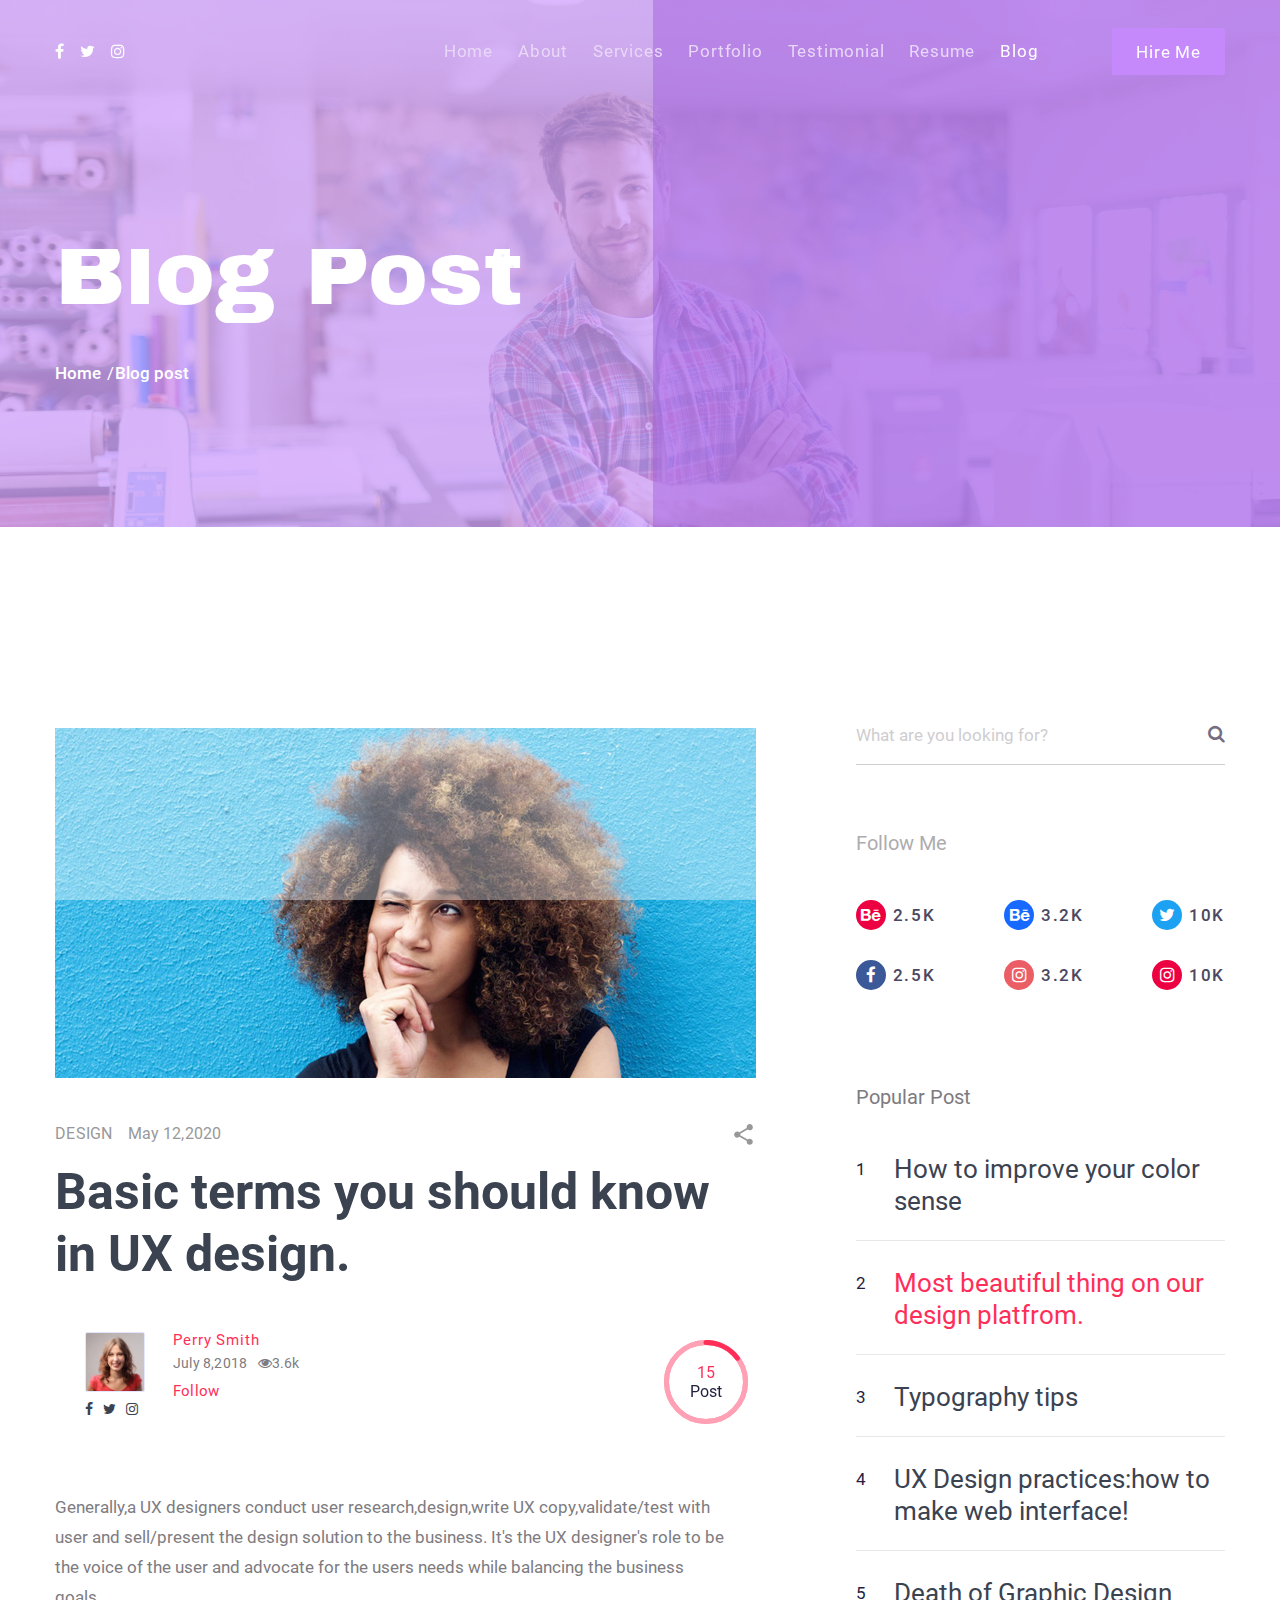
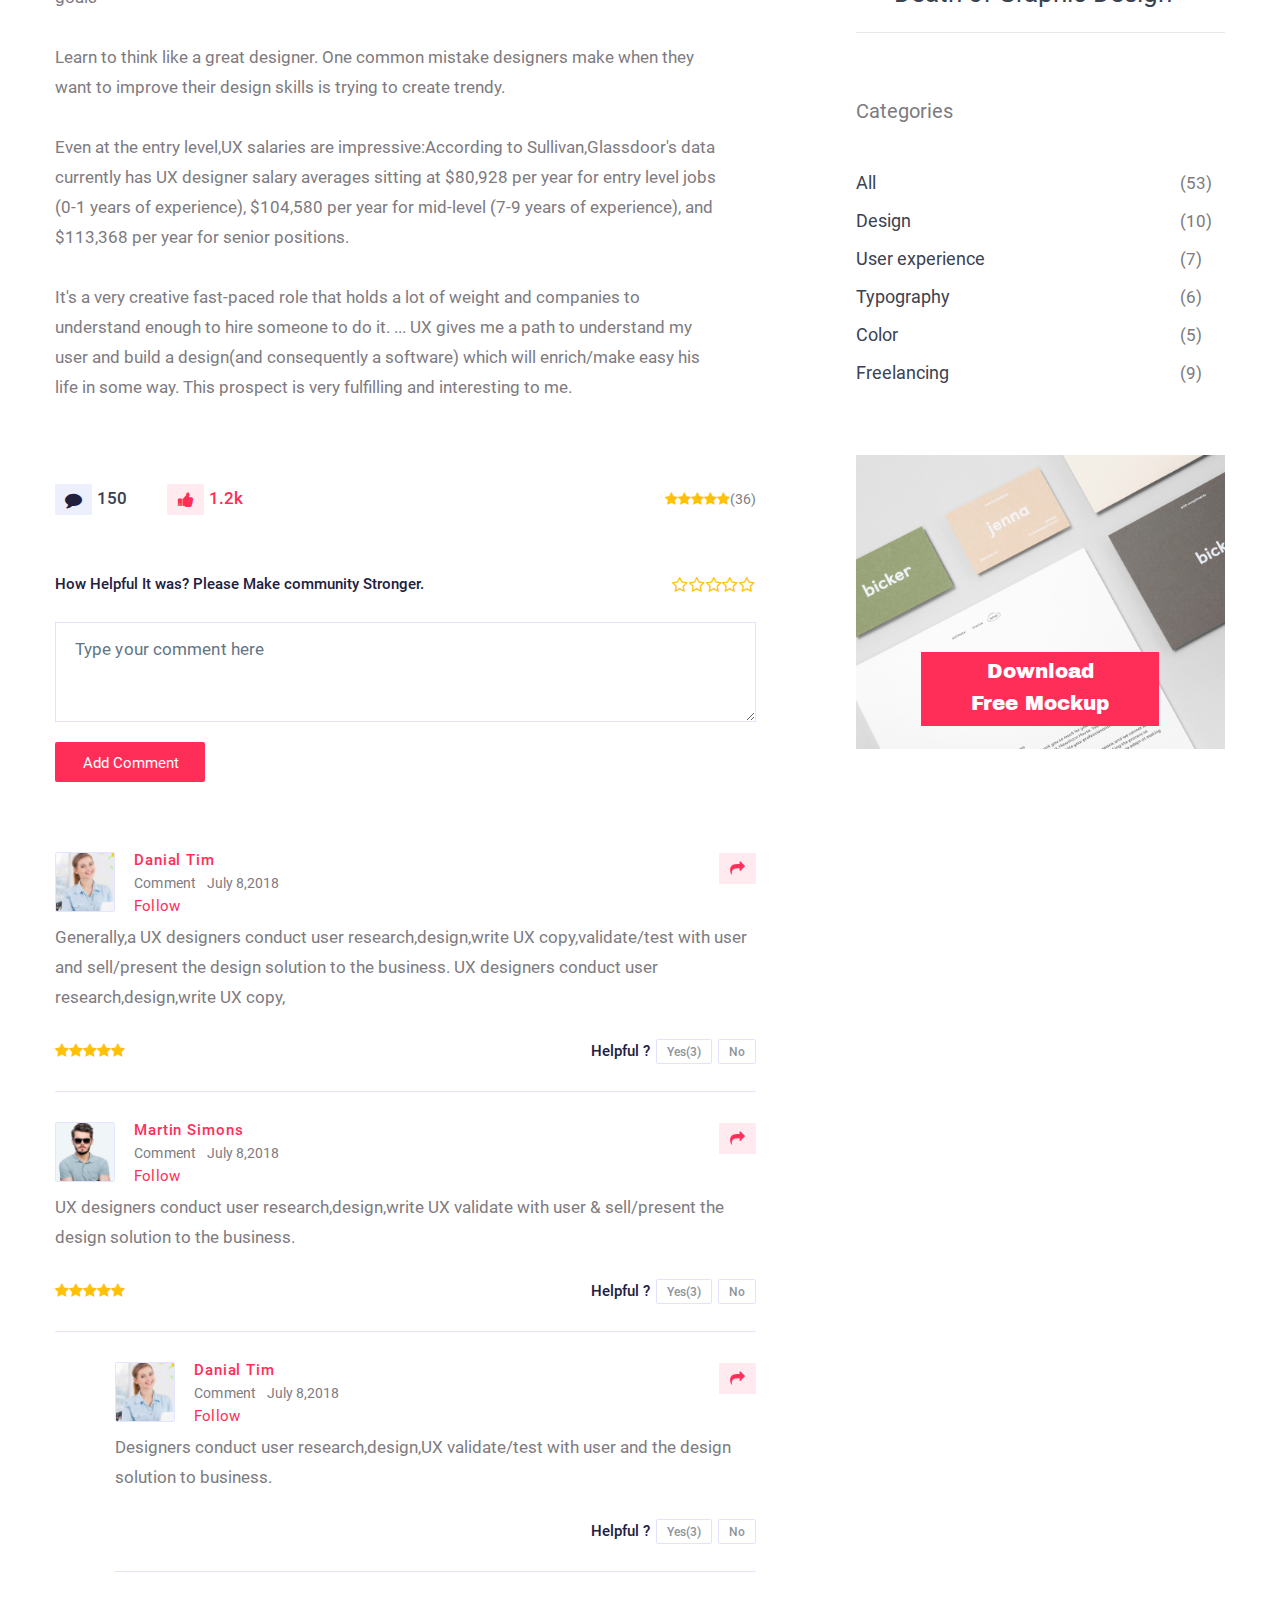
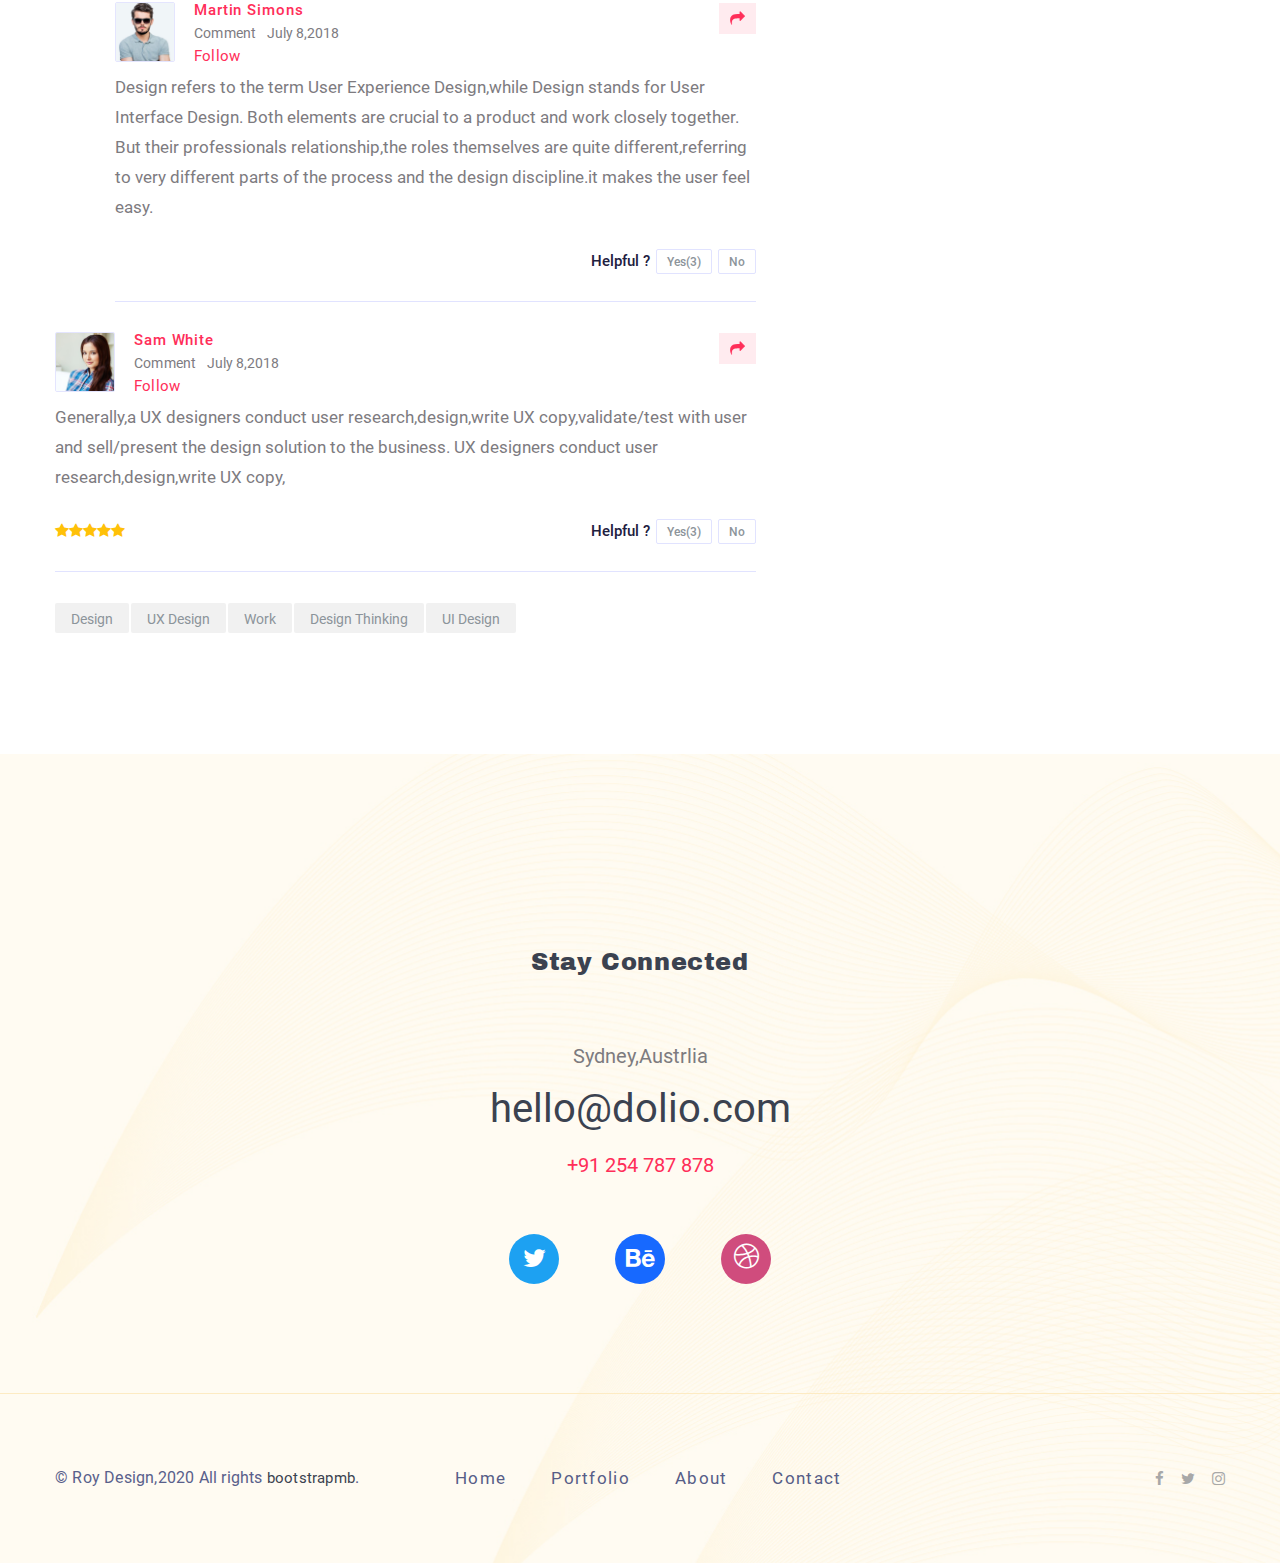
<file: blog-single.html>
﻿<!DOCTYPE html><html lang="zxx"><head><meta charset="UTF-8"><title>Dolio</title><!-- Mobile Specific Metas--><meta name="viewport" content="width=device-width, initial-scale=1, maximum-scale=1"><!-- Bootstrap--><link rel="stylesheet" href="static/css/bootstrap.css"><!-- Template Style--><link rel="stylesheet" href="static/css/font-awesome.css"><link rel="stylesheet" href="static/css/owl.theme.default.min.css"><link rel="stylesheet" href="static/css/owl.carousel.min.css"><link rel="stylesheet" href="static/css/animate.css"><link rel="stylesheet" href="static/css/icomoon.css"><link rel="stylesheet" href="static/css/jquery.pagepiling.css"><link rel="stylesheet" href="static/css/style.css"><link rel="stylesheet" href="static/css/shortcodes.css"><link rel="stylesheet" href="static/css/responsive.css"><link rel="stylesheet" href="static/css/mobile-menu.css"><link href="icon/favicon.ico" rel="shortcut icon"></head><body class="counter-scroll"><div id="loading-overlay"><div class="loader"></div></div><div id="mobile-menu-overlay"><span class="tf-close"></span></div><header id="header" class="header header-style1"><div class="container"><div class="flex-header d-flex justify-content-between align-items-center"><div class="socials-list-hd s1 hv1"><a href="#"><i class="fa fa-facebook" aria-hidden="true"></i></a><a href="#"><i class="fa fa-twitter" aria-hidden="true"></i></a><a href="#"><i class="fa fa-instagram" aria-hidden="true"></i></a></div><div class="content-menu d-lg-flex"><div class="nav-wrap"><nav id="mainnav" class="mainnav"><ul class="menu ace-responsive-menu" data-menu-style="horizontal"><li><a href="index.html#home">Home</a><ul class="sub-menu"><li><a href="index.html">Home 1</a></li><li><a href="home2.html">Home 2</a></li><li><a href="home3.html">Home 3</a></li><li><a href="home4.html">Home 4</a></li></ul></li><li><a href="index.html#about" class="click-model">About</a></li><li><a href="index.html#services" class="click-model">Services</a></li><li><a href="index.html#portfolio" class="click-model">Portfolio</a></li><li><a href="index.html#testimonial" class="click-model">Testimonial</a></li><li><a href="index.html#resume" class="click-model">Resume</a></li><li><a href="#" class="active">Blog</a><ul class="sub-menu"><li><a href="blog.html">Blog</a></li><li><a href="blog-single.html" class="active">Blog single</a></li></ul></li></ul></nav></div><div class="hire-me-s1 btn-general btn-hv-common d-lg-flex align-items-center"><a href="#" class="btn-inner border-corner2 text-white lt-sp08">Hire Me</a></div></div><div dir="rtl" class="btn-menu mobile-header__menu-button"><div class="line line-1"></div><div class="line line-2"></div><div class="line line-3"></div><div class="line line-4"></div></div></div></div></header><!-- header --><div class="page-title position-relative d-flex"><div class="overlay-left"></div><div class="overlay-right"></div><div class="container position-relative"><div class="breadcrumbs"><div class="breadcrumbs-wrap"><h1 class="title mg-b29 text-white"><span class="img-inner">Blog Post</span></h1><ul class="breadcrumbs-inner"><li><a href="index.html">Home</a></li><li><a href="blog-details.html">Blog post</a></li></ul></div></div></div></div><!-- page-title --><div class="blog-single col-blog"><div class="container d-lg-flex"><div class="col-left"><div class="main-post"><div class="featured-post"><img src="static/picture/01.jpg" alt="images"></div><div class="content-blog"><div class="post-meta d-flex justify-content-between"><div class="meta-inner"><span class="author lt-sp03">Design</span><span class="date lt-sp01">May 12,2020</span></div><a href="#"><svg focusable="false" xmlns="http://www.w3.org/2000/svg" viewBox="0 0 24 24"><path d="M18 16.08c-.76 0-1.44.3-1.96.77L8.91 12.7c.05-.23.09-.46.09-.7s-.04-.47-.09-.7l7.05-4.11c.54.5 1.25.81 2.04.81 1.66 0 3-1.34 3-3s-1.34-3-3-3-3 1.34-3 3c0 .24.04.47.09.7L8.04 9.81C7.5 9.31 6.79 9 6 9c-1.66 0-3 1.34-3 3s1.34 3 3 3c.79 0 1.5-.31 2.04-.81l7.12 4.16c-.05.21-.08.43-.08.65 0 1.61 1.31 2.92 2.92 2.92 1.61 0 2.92-1.31 2.92-2.92s-1.31-2.92-2.92-2.92z"></path></svg></a></div><!-- post-meta --><h2 class="title"><a href="#">Basic terms you should know in UX design.</a></h2><!-- title --><div class="mg-b60 d-sm-flex justify-content-between"><div class="author-info-bls t1 d-flex"><div class="avatar"><img src="static/picture/02.jpg" alt="images"><div class="socials-list"><a href="#"><i class="fa fa-facebook" aria-hidden="true"></i></a><a href="#"><i class="fa fa-twitter" aria-hidden="true"></i></a><a href="#"><i class="fa fa-instagram" aria-hidden="true"></i></a></div></div><div class="author-details"><h3 class="name color-d3 lt-sp09">Perry Smith</h3><div class="inner"><span class="post-date lt-sp02">July 8,2018</span><span class="view"><i class="fa fa-eye" aria-hidden="true"></i>3.6k</span></div><div class="c-follow"><a href="#" class="color-d3 lt-sp02">Follow</a></div></div></div><div class="circle-box"><div class="chart text-center" data-percent="50"><div class="circle-inner"><span class="post-number color-d3">15</span><p class="color-d7">Post</p></div></div></div></div><!-- author-post --><div class="description"><p>Generally,a UX designers conduct user research,design,write UX copy,validate/test with user and sell/present the design solution to the business. It's the UX designer's role to be the voice of the user and advocate for the users needs while balancing the business goals </p><p>Learn to think like a great designer. One common mistake designers make when they want to improve their design skills is trying to create trendy. </p><p>Even at the entry level,UX salaries are impressive:According to Sullivan,Glassdoor's data currently has UX designer salary averages sitting at $80,928 per year for entry level jobs (0-1 years of experience), $104,580 per year for mid-level (7-9 years of experience), and $113,368 per year for senior positions.
                            </p>
                            <p>
                                It's a very creative fast-paced role that holds a lot of weight and companies to understand enough to hire someone to do it. ... UX gives me a path to understand my user and build a design(and consequently a software) which will enrich/make easy his life in some way. This prospect is very fulfilling and interesting to me. </p></div><!-- description --><div class="bottom-details d-sm-flex justify-content-between"><div class="comment-likes"><div class="d-flex"><div class="iconbox-s5 color-s1"><span class="box-inner border-corner2"><i class="fa fa-comment" aria-hidden="true"></i></span><span class="number f-w500 color-d10">150</span></div><div class="iconbox-s5 color-s2"><span class="box-inner border-corner2"><i class="fa fa-thumbs-up" aria-hidden="true"></i></span><span class="number f-w500 color-d3">1.2k</span></div></div></div><div class="review"><i class="fa fa-star" aria-hidden="true"></i><i class="fa fa-star" aria-hidden="true"></i><i class="fa fa-star" aria-hidden="true"></i><i class="fa fa-star" aria-hidden="true"></i><i class="fa fa-star" aria-hidden="true"></i><span class="number-of-reviewers">(36)</span></div></div><!-- bottom-comment --><div class="reviews"><div class="mg-b21 d-sm-flex justify-content-between"><h3 class="title">How Helpful It was? Please Make community Stronger.</h3><div class="comment-by-stars"><i class="fa fa-star-o" aria-hidden="true"></i><i class="fa fa-star-o" aria-hidden="true"></i><i class="fa fa-star-o" aria-hidden="true"></i><i class="fa fa-star-o" aria-hidden="true"></i><i class="fa fa-star-o" aria-hidden="true"></i></div></div><form class="review-form"><textarea name="message" placeholder="Type your comment here"></textarea><div class="fl-btn btn-general btn-hv-common"><a href="#" class="btn-inner border-corner2 text-white">Add Comment</a></div></form></div><!-- reviews --><div class="comments-area"><div class="comments"><ul class="comments-list"><li><div class="comment-wrap"><div class="author-info-bls t2 position-relative d-flex"><div class="avatar"><img src="static/picture/03.jpg" alt="images"></div><div class="author-details"><h3 class="name f-w500 color-d3 lt-sp09">Danial Tim</h3><div class="inner"><span class="post-date lt-sp02">Comment</span><span class="view">July 8,2018</span></div><div class="c-follow"><a href="#" class="color-d3 lt-sp02">Follow</a></div></div><div class="reply"><a href="#"><i class="fa fa-reply" aria-hidden="true"></i></a></div></div><p>Generally,a UX designers conduct user research,design,write UX copy,validate/test with user and sell/present the design solution to the business. UX designers conduct user research,design,write UX copy,</p><div class="d-lg-flex justify-content-between"><div class="comment-by-stars"><i class="fa fa-star" aria-hidden="true"></i><i class="fa fa-star" aria-hidden="true"></i><i class="fa fa-star" aria-hidden="true"></i><i class="fa fa-star" aria-hidden="true"></i><i class="fa fa-star" aria-hidden="true"></i></div><div class="answer-question"><span class="question f-w500 color-d7">Helpful ?</span><a href="#" class="border-corner2 f-w500 color-d8">Yes(3)</a><a href="#" class="border-corner2 f-w500 color-d8">No</a></div></div></div></li><li><div class="comment-wrap"><div class="author-info-bls t2 position-relative d-flex"><div class="avatar"><img src="static/picture/04.jpg" alt="images"></div><div class="author-details"><h3 class="name f-w500 color-d3 lt-sp09">Martin Simons</h3><div class="inner"><span class="post-date lt-sp02">Comment</span><span class="view">July 8,2018</span></div><div class="c-follow"><a href="#" class="color-d3 lt-sp02">Follow</a></div></div><div class="reply"><a href="#"><i class="fa fa-reply" aria-hidden="true"></i></a></div></div><p>UX designers conduct user research,design,write UX validate with user & sell/present the design solution to the business. </p><div class="d-lg-flex justify-content-between"><div class="comment-by-stars"><i class="fa fa-star" aria-hidden="true"></i><i class="fa fa-star" aria-hidden="true"></i><i class="fa fa-star" aria-hidden="true"></i><i class="fa fa-star" aria-hidden="true"></i><i class="fa fa-star" aria-hidden="true"></i></div><div class="answer-question"><span class="question f-w500 color-d7">Helpful ?</span><a href="#" class="border-corner2 f-w500 color-d8">Yes(3)</a><a href="#" class="border-corner2 f-w500 color-d8">No</a></div></div></div><ul class="sub-comment"><li><div class="comment-wrap"><div class="author-info-bls t2 position-relative d-flex"><div class="avatar"><img src="static/picture/03.jpg" alt="images"></div><div class="author-details"><h3 class="name f-w500 color-d3 lt-sp09">Danial Tim</h3><div class="inner"><span class="post-date lt-sp02">Comment</span><span class="view">July 8,2018</span></div><div class="c-follow"><a href="#" class="color-d3 lt-sp02">Follow</a></div></div><div class="reply"><a href="#"><i class="fa fa-reply" aria-hidden="true"></i></a></div></div><p>Designers conduct user research,design,UX validate/test with user and the design solution to business. </p><div class="d-lg-flex justify-content-end"><div class="answer-question"><span class="question f-w500 color-d7">Helpful ?</span><a href="#" class="border-corner2 f-w500 color-d8">Yes(3)</a><a href="#" class="border-corner2 f-w500 color-d8">No</a></div></div></div></li><li><div class="comment-wrap"><div class="author-info-bls t2 position-relative d-flex"><div class="avatar"><img src="static/picture/04.jpg" alt="images"></div><div class="author-details"><h3 class="name f-w500 color-d3 lt-sp09">Martin Simons</h3><div class="inner"><span class="post-date lt-sp02">Comment</span><span class="view">July 8,2018</span></div><div class="c-follow"><a href="#" class="color-d3 lt-sp02">Follow</a></div></div><div class="reply"><a href="#"><i class="fa fa-reply" aria-hidden="true"></i></a></div></div><p>Design refers to the term User Experience Design,while Design stands for User Interface Design. Both elements are crucial to a product and work closely together. But their professionals relationship,the roles themselves are quite different,referring to very different parts of the process and the design discipline.it makes the user feel easy. </p><div class="d-lg-flex justify-content-end"><div class="answer-question"><span class="question f-w500 color-d7">Helpful ?</span><a href="#" class="border-corner2 f-w500 color-d8">Yes(3)</a><a href="#" class="border-corner2 f-w500 color-d8">No</a></div></div></div></li></ul></li><li><div class="comment-wrap"><div class="author-info-bls t2 position-relative d-flex"><div class="avatar"><img src="static/picture/05.jpg" alt="images"></div><div class="author-details"><h3 class="name f-w500 color-d3 lt-sp09">Sam White</h3><div class="inner"><span class="post-date lt-sp02">Comment</span><span class="view">July 8,2018</span></div><div class="c-follow"><a href="#" class="color-d3 lt-sp02">Follow</a></div></div><div class="reply"><a href="#"><i class="fa fa-reply" aria-hidden="true"></i></a></div></div><p>Generally,a UX designers conduct user research,design,write UX copy,validate/test with user and sell/present the design solution to the business. UX designers conduct user research,design,write UX copy,</p><div class="d-lg-flex justify-content-between"><div class="comment-by-stars"><i class="fa fa-star" aria-hidden="true"></i><i class="fa fa-star" aria-hidden="true"></i><i class="fa fa-star" aria-hidden="true"></i><i class="fa fa-star" aria-hidden="true"></i><i class="fa fa-star" aria-hidden="true"></i></div><div class="answer-question"><span class="question f-w500 color-d7">Helpful ?</span><a href="#" class="border-corner2 f-w500 color-d8">Yes(3)</a><a href="#" class="border-corner2 f-w500 color-d8">No</a></div></div></div></li></ul></div></div><!-- comments-area --><div class="tags-list"><a href="#">Design</a><a href="#">UX Design</a><a href="#">Work</a><a href="#">Design Thinking</a><a href="#">UI Design</a></div><!-- tags-list --></div></div></div><div class="col-right"><div class="sidebar"><div class="widget widget-search"><form action="#" class="form-search position-relative"><input type="text" class="search" placeholder="What are you looking for?"><button class="btn-search"><i class="fa fa-search" aria-hidden="true"></i></button></form></div><div class="widget widget-follow-me"><h3 class="widget-title">Follow me</h3><div class="social-network"><div class="d-flex justify-content-between"><div class="iconbox-s3 color-s1"><div class="iconbox-icon"><i class="fa fa-behance" aria-hidden="true"></i></div><span class="likes lt-sp16 f-w500 color-d9">2.5k</span></div><div class="iconbox-s3 color-s2"><div class="iconbox-icon"><i class="fa fa-behance" aria-hidden="true"></i></div><span class="likes lt-sp16 f-w500 color-d9">3.2k</span></div><div class="iconbox-s3 color-s3"><div class="iconbox-icon"><i class="fa fa-twitter" aria-hidden="true"></i></div><span class="likes lt-sp16 f-w500 color-d9">10k</span></div></div><div class="d-flex justify-content-between"><div class="iconbox-s3 color-s4"><div class="iconbox-icon"><i class="fa fa-facebook" aria-hidden="true"></i></div><span class="likes lt-sp16 f-w500 color-d9">2.5k</span></div><div class="iconbox-s3 color-s5"><div class="iconbox-icon"><i class="fa fa-instagram" aria-hidden="true"></i></div><span class="likes lt-sp16 f-w500 color-d9">3.2k</span></div><div class="iconbox-s3 color-s1"><div class="iconbox-icon"><i class="fa fa-instagram" aria-hidden="true"></i></div><span class="likes lt-sp16 f-w500 color-d9">10k</span></div></div></div></div><div class="widget widget-popular-post"><h3 class="widget-title">Popular Post</h3><ul class="popular-post-list"><li><div class="d-flex"><span class="order-number">1</span><a href="#">How to improve your color sense</a></div></li><li><div class="d-flex"><span class="order-number">2</span><a href="#" class="active">Most beautiful thing on our design platfrom.</a></div></li><li><div class="d-flex"><span class="order-number">3</span><a href="#">Typography tips</a></div></li><li><div class="d-flex"><span class="order-number">4</span><a href="#">UX Design practices:how to make web interface!</a></div></li><li><div class="d-flex"><span class="order-number">5</span><a href="#">Death of Graphic Design</a></div></li></ul></div><div class="widget widget-categories"><h3 class="widget-title">Categories</h3><ul class="categories-list"><li><a href="#">All</a><span>(53)</span></li><li><a href="#">Design</a><span>(10)</span></li><li><a href="#">User experience</a><span>(7)</span></li><li><a href="#">Typography</a><span>(6)</span></li><li><a href="#">Color</a><span>(5)</span></li><li><a href="#">Freelancing</a><span>(9)</span></li></ul></div><div class="widget widget-download text-center"><div class="fl-btn btn-hv-common"><a href="#" class="btn-inner text-white">Download <br>Free Mockup</a></div></div></div></div></div></div><!-- blog-single --><footer id="footer" class="footer footer-s3"><div id="footer-widget" class="footer-widget-s4 footer-widget-line bg-s2 position-relative"><div class="container"><div class="widget-text text-center"><h3 class="widget-title small lt-sp06 mg-b63 color-d10">Stay Connected</h3><p class="address mg-b2">Sydney,Austrlia</p><p class="email mg-b5 color-d10">hello@dolio.com</p><p class="phone mg-b53 color-d3">+91 254 787 878</p><div class="site-list site-list-center"><a href="#" class="bg-s1"><i class="fa fa-twitter" aria-hidden="true"></i></a><a href="#" class="bg-s2"><i class="fa fa-behance" aria-hidden="true"></i></a><a href="#" class="bg-s3"><span class="icon-dribble"></span></a></div></div></div></div><div id="bottom" class="bottom-s4"><div class="container"><div class="row"><div class="col-lg-4"><div class="copyright lt-sp02">© Roy Design,2020 All rights <a href="http://www.bootstrapmb.com/">bootstrapmb</a>. </div></div><div class="col-lg-6"><ul class="widget-nav-menu color-s1"><li><a href="#">Home</a></li><li><a href="#">Portfolio</a></li><li><a href="#">About</a></li><li><a href="#">Contact</a></li></ul></div><div class="col-lg-2"><div class="socials-list color-s3"><a href="#"><i class="fa fa-facebook" aria-hidden="true"></i></a><a href="#"><i class="fa fa-twitter" aria-hidden="true"></i></a><a href="#"><i class="fa fa-instagram" aria-hidden="true"></i></a></div></div></div></div></div></footer><!-- footer --><script src="static/js/jquery.min.js"></script><script src="static/js/plugins.js"></script><script src="static/js/jquery-ui.js"></script><script src="static/js/owl.carousel.min.js"></script><script src="static/js/jquery.pagepiling.min.js"></script><script src="static/js/jquery.easy-pie-chart.js"></script><script src="static/js/wow.min.js"></script><script src="static/js/jquery-countto.js"></script><script src="static/js/main.js"></script></body></html>
</file>
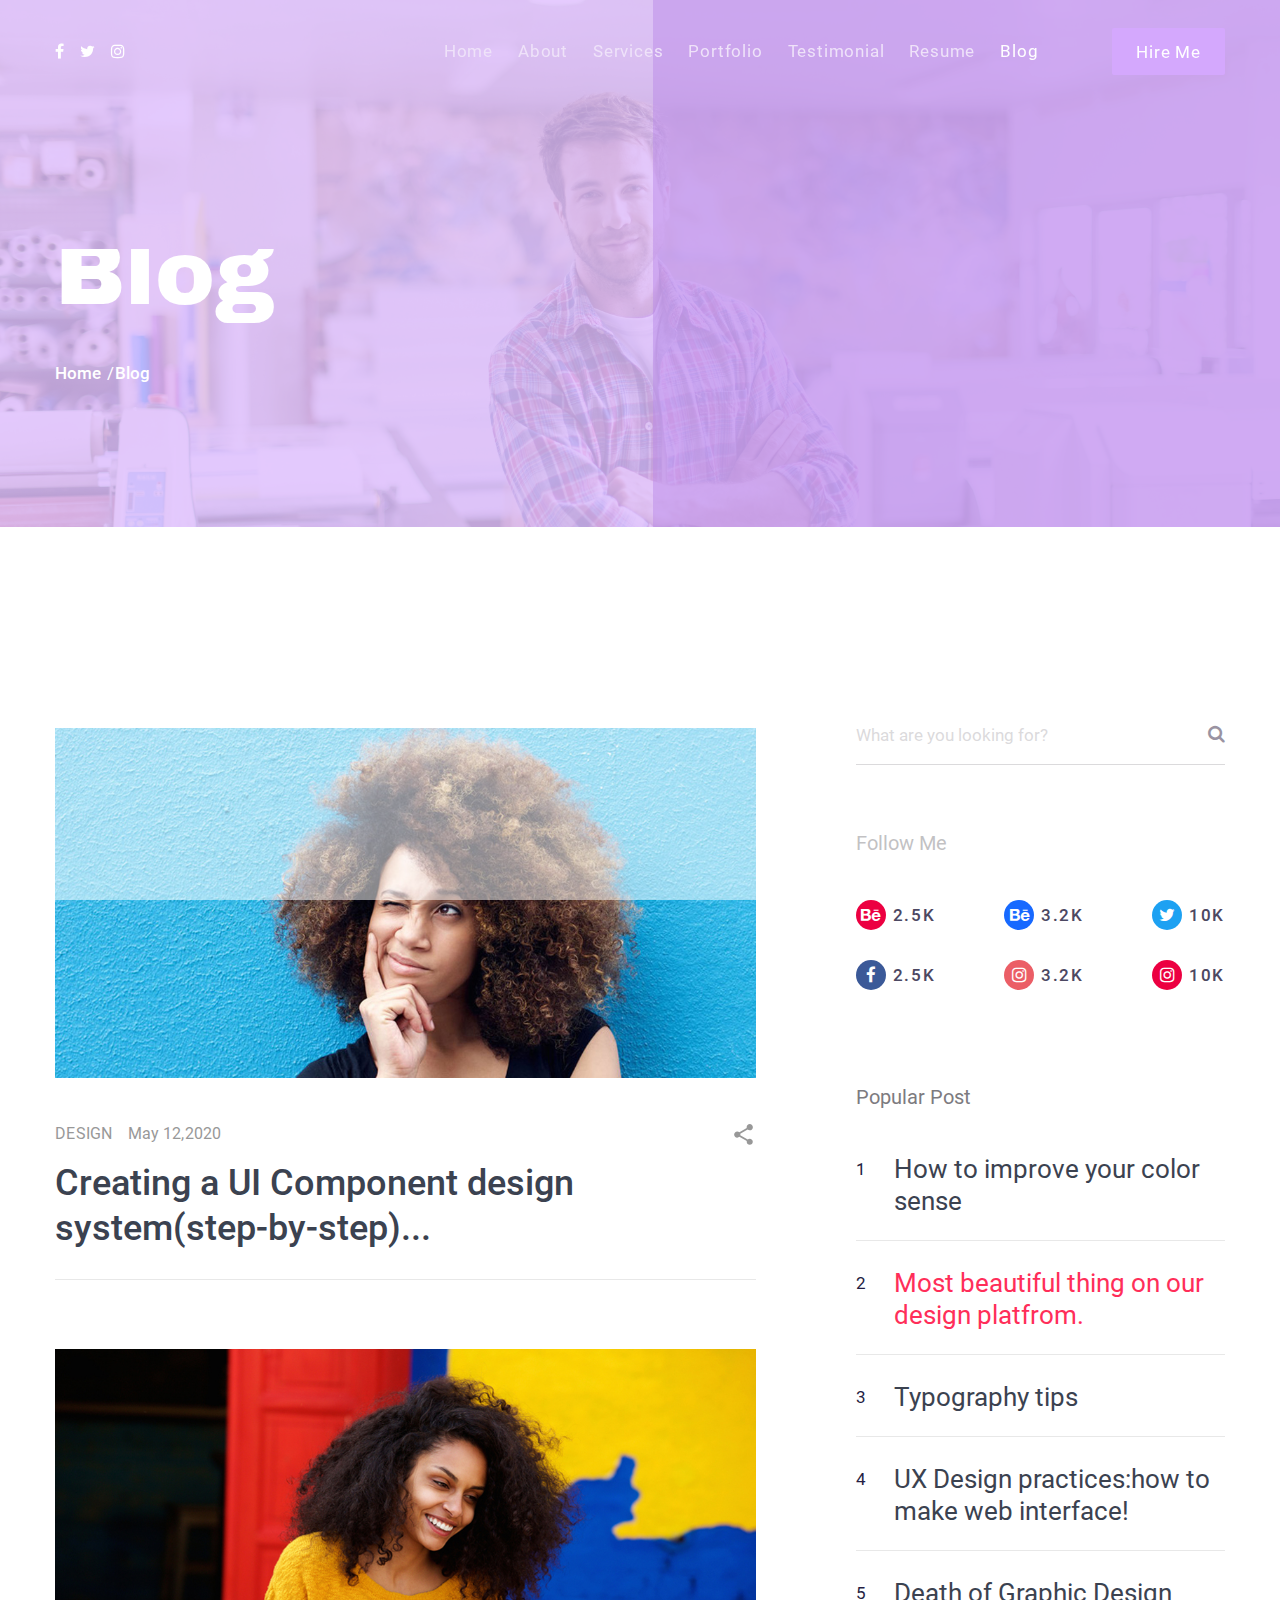
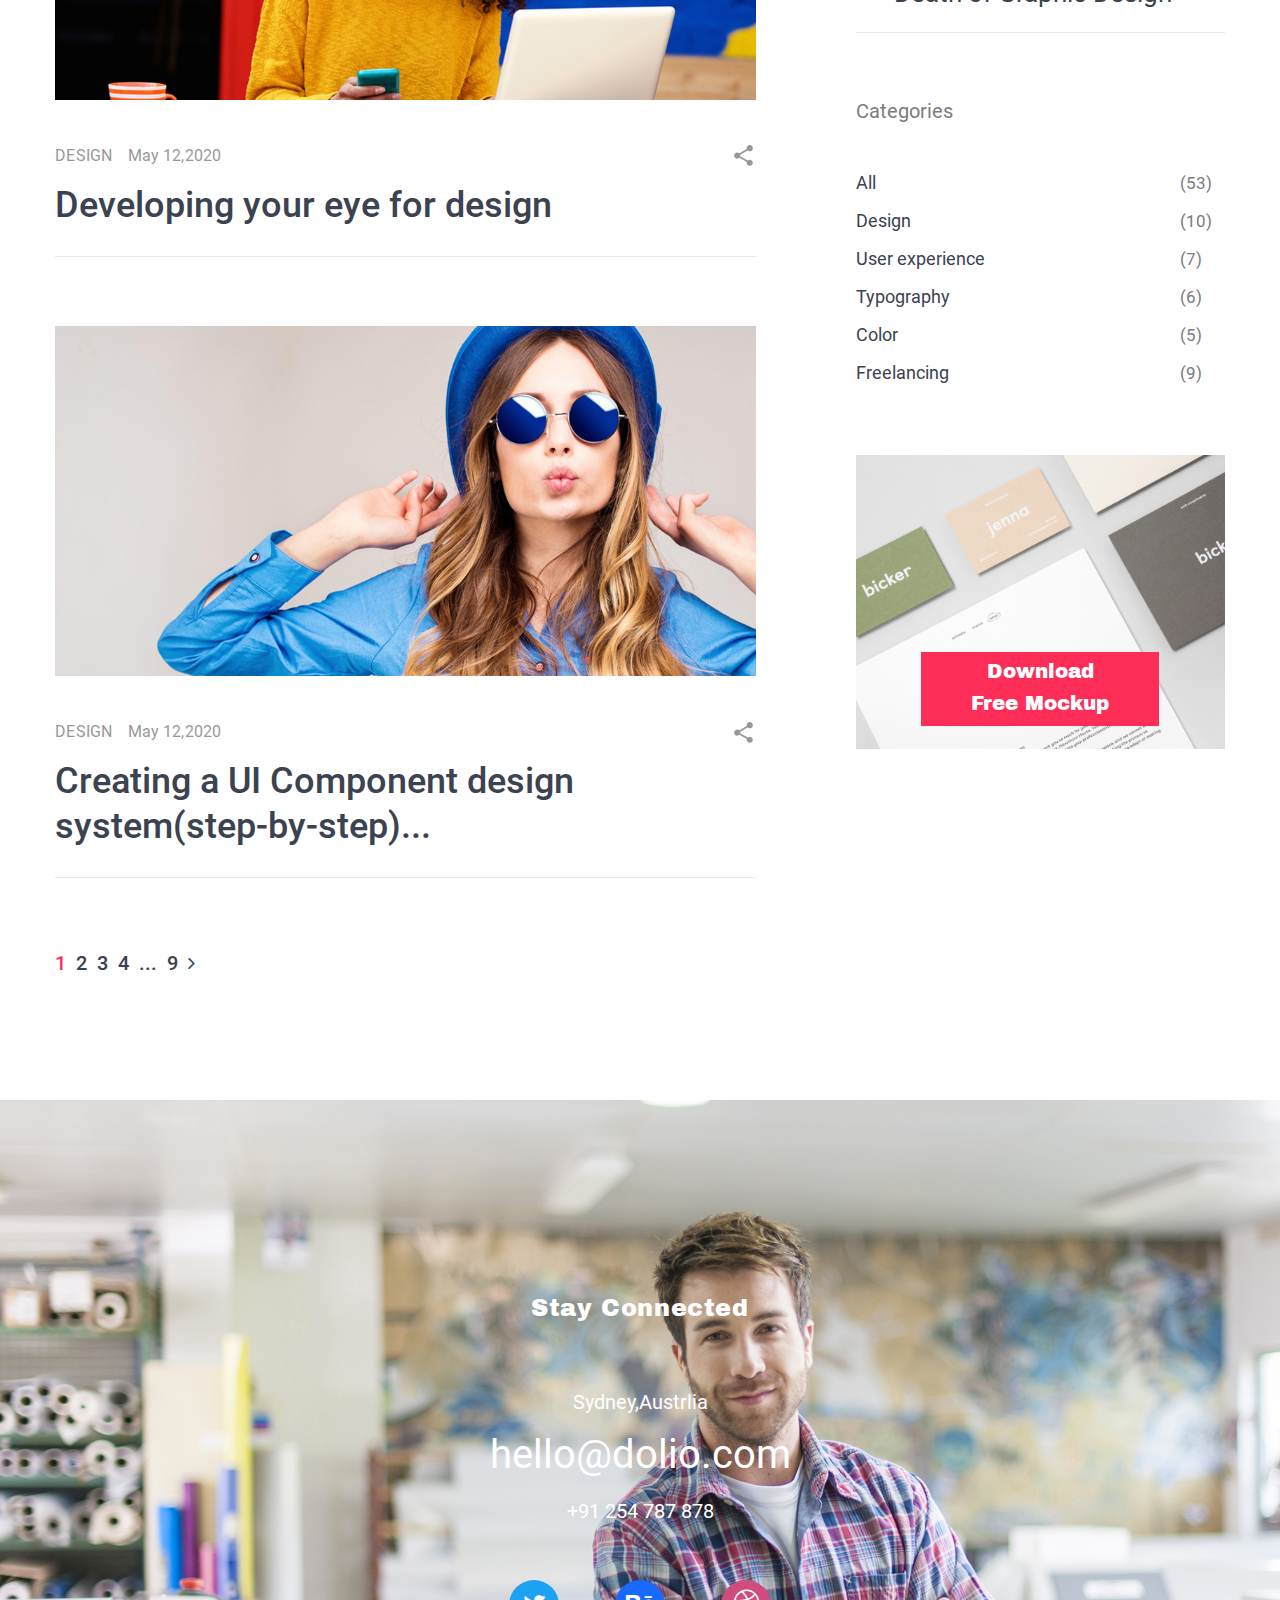
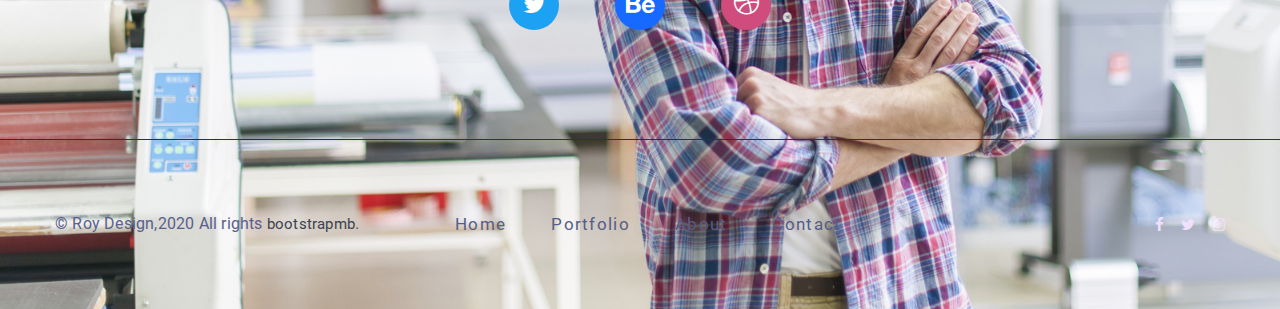
<file: blog.html>
﻿<!DOCTYPE html><html lang="zxx"><head><meta charset="UTF-8"><title>Dolio</title><!-- Mobile Specific Metas--><meta name="viewport" content="width=device-width, initial-scale=1, maximum-scale=1"><!-- Bootstrap--><link rel="stylesheet" href="static/css/bootstrap.css"><!-- Template Style--><link rel="stylesheet" href="static/css/font-awesome.css"><link rel="stylesheet" href="static/css/owl.theme.default.min.css"><link rel="stylesheet" href="static/css/owl.carousel.min.css"><link rel="stylesheet" href="static/css/animate.css"><link rel="stylesheet" href="static/css/icomoon.css"><link rel="stylesheet" href="static/css/jquery.pagepiling.css"><link rel="stylesheet" href="static/css/style.css"><link rel="stylesheet" href="static/css/shortcodes.css"><link rel="stylesheet" href="static/css/responsive.css"><link rel="stylesheet" href="static/css/mobile-menu.css"><link href="icon/favicon.ico" rel="shortcut icon"></head><body class="counter-scroll"><div id="loading-overlay"><div class="loader"></div></div><div id="mobile-menu-overlay"><span class="tf-close"></span></div><header id="header" class="header header-style1"><div class="container"><div class="flex-header d-flex justify-content-between align-items-center"><div class="socials-list-hd s1 hv1"><a href="#"><i class="fa fa-facebook" aria-hidden="true"></i></a><a href="#"><i class="fa fa-twitter" aria-hidden="true"></i></a><a href="#"><i class="fa fa-instagram" aria-hidden="true"></i></a></div><div class="content-menu d-lg-flex"><div class="nav-wrap"><nav id="mainnav" class="mainnav"><ul class="menu ace-responsive-menu" data-menu-style="horizontal"><li><a href="index.html#home">Home</a><ul class="sub-menu"><li><a href="index.html">Home 1</a></li><li><a href="home2.html">Home 2</a></li><li><a href="home3.html">Home 3</a></li><li><a href="home4.html">Home 4</a></li></ul></li><li><a href="index.html#about" class="click-model">About</a></li><li><a href="index.html#services" class="click-model">Services</a></li><li><a href="index.html#portfolio" class="click-model">Portfolio</a></li><li><a href="index.html#testimonial" class="click-model">Testimonial</a></li><li><a href="index.html#resume" class="click-model">Resume</a></li><li><a href="#" class="active">Blog</a><ul class="sub-menu"><li><a href="blog.html" class="active">Blog</a></li><li><a href="blog-single.html">Blog single</a></li></ul></li></ul></nav></div><div class="hire-me-s1 btn-general btn-hv-common d-lg-flex align-items-center"><a href="#" class="btn-inner border-corner2 text-white lt-sp08">Hire Me</a></div></div><div dir="rtl" class="btn-menu mobile-header__menu-button"><div class="line line-1"></div><div class="line line-2"></div><div class="line line-3"></div><div class="line line-4"></div></div></div></div></header><!-- header --><div class="page-title position-relative d-flex"><div class="overlay-left"></div><div class="overlay-right"></div><div class="container position-relative"><div class="breadcrumbs"><div class="breadcrumbs-wrap"><h1 class="title mg-b29 text-white"><span class="img-inner">Blog</span></h1><ul class="breadcrumbs-inner"><li><a href="index.html">Home</a></li><li><a href="blog.html">Blog</a></li></ul></div></div></div></div><!-- page-title --><div class="blog col-blog"><div class="container d-lg-flex"><div class="col-left"><article class="blog-grid"><div class="featured-post"><img src="static/picture/01.jpg" alt="images"></div><div class="content-blog"><div class="post-meta d-flex justify-content-between"><div class="meta-inner"><span class="author lt-sp03">Design</span><span class="date lt-sp01">May 12,2020</span></div><a href="#"><svg focusable="false" xmlns="http://www.w3.org/2000/svg" viewBox="0 0 24 24"><path d="M18 16.08c-.76 0-1.44.3-1.96.77L8.91 12.7c.05-.23.09-.46.09-.7s-.04-.47-.09-.7l7.05-4.11c.54.5 1.25.81 2.04.81 1.66 0 3-1.34 3-3s-1.34-3-3-3-3 1.34-3 3c0 .24.04.47.09.7L8.04 9.81C7.5 9.31 6.79 9 6 9c-1.66 0-3 1.34-3 3s1.34 3 3 3c.79 0 1.5-.31 2.04-.81l7.12 4.16c-.05.21-.08.43-.08.65 0 1.61 1.31 2.92 2.92 2.92 1.61 0 2.92-1.31 2.92-2.92s-1.31-2.92-2.92-2.92z"></path></svg></a></div></div><h2 class="title"><a href="#">Creating a UI Component design system(step-by-step)...</a></h2></article><article class="blog-grid"><div class="featured-post"><img src="static/picture/07.jpg" alt="images"></div><div class="content-blog"><div class="post-meta d-flex justify-content-between"><div class="meta-inner"><span class="author lt-sp03">Design</span><span class="date lt-sp01">May 12,2020</span></div><a href="#"><svg focusable="false" xmlns="http://www.w3.org/2000/svg" viewBox="0 0 24 24"><path d="M18 16.08c-.76 0-1.44.3-1.96.77L8.91 12.7c.05-.23.09-.46.09-.7s-.04-.47-.09-.7l7.05-4.11c.54.5 1.25.81 2.04.81 1.66 0 3-1.34 3-3s-1.34-3-3-3-3 1.34-3 3c0 .24.04.47.09.7L8.04 9.81C7.5 9.31 6.79 9 6 9c-1.66 0-3 1.34-3 3s1.34 3 3 3c.79 0 1.5-.31 2.04-.81l7.12 4.16c-.05.21-.08.43-.08.65 0 1.61 1.31 2.92 2.92 2.92 1.61 0 2.92-1.31 2.92-2.92s-1.31-2.92-2.92-2.92z"></path></svg></a></div></div><h2 class="title"><a href="#">Developing your eye for design</a></h2></article><article class="blog-grid"><div class="featured-post"><img src="static/picture/08.jpg" alt="images"></div><div class="content-blog"><div class="post-meta d-flex justify-content-between"><div class="meta-inner"><span class="author lt-sp03">Design</span><span class="date lt-sp01">May 12,2020</span></div><a href="#"><svg focusable="false" xmlns="http://www.w3.org/2000/svg" viewBox="0 0 24 24"><path d="M18 16.08c-.76 0-1.44.3-1.96.77L8.91 12.7c.05-.23.09-.46.09-.7s-.04-.47-.09-.7l7.05-4.11c.54.5 1.25.81 2.04.81 1.66 0 3-1.34 3-3s-1.34-3-3-3-3 1.34-3 3c0 .24.04.47.09.7L8.04 9.81C7.5 9.31 6.79 9 6 9c-1.66 0-3 1.34-3 3s1.34 3 3 3c.79 0 1.5-.31 2.04-.81l7.12 4.16c-.05.21-.08.43-.08.65 0 1.61 1.31 2.92 2.92 2.92 1.61 0 2.92-1.31 2.92-2.92s-1.31-2.92-2.92-2.92z"></path></svg></a></div></div><h2 class="title"><a href="#">Creating a UI Component design system(step-by-step)...</a></h2></article><div class="flat-pagination blog-pagination"><ul><li><a href="#" class="page-numbers current">1</a></li><li><a href="#" class="page-numbers">2</a></li><li><a href="#" class="page-numbers">3</a></li><li><a href="#" class="page-numbers">4</a></li><li><a href="#" class="page-numbers">...</a></li><li><a href="#" class="page-numbers">9</a></li><li><a href="#" class="page-numbers"><i class="fa fa-angle-right" aria-hidden="true"></i></a></li></ul></div></div><div class="col-right"><div class="sidebar"><div class="widget widget-search"><form action="#" class="form-search position-relative"><input type="text" class="search" placeholder="What are you looking for?"><button class="btn-search"><i class="fa fa-search" aria-hidden="true"></i></button></form></div><div class="widget widget-follow-me"><h3 class="widget-title">Follow me</h3><div class="social-network"><div class="d-flex justify-content-between"><div class="iconbox-s3 color-s1"><div class="iconbox-icon"><i class="fa fa-behance" aria-hidden="true"></i></div><span class="likes lt-sp16 f-w500 color-d9">2.5k</span></div><div class="iconbox-s3 color-s2"><div class="iconbox-icon"><i class="fa fa-behance" aria-hidden="true"></i></div><span class="likes lt-sp16 f-w500 color-d9">3.2k</span></div><div class="iconbox-s3 color-s3"><div class="iconbox-icon"><i class="fa fa-twitter" aria-hidden="true"></i></div><span class="likes lt-sp16 f-w500 color-d9">10k</span></div></div><div class="d-flex justify-content-between"><div class="iconbox-s3 color-s4"><div class="iconbox-icon"><i class="fa fa-facebook" aria-hidden="true"></i></div><span class="likes lt-sp16 f-w500 color-d9">2.5k</span></div><div class="iconbox-s3 color-s5"><div class="iconbox-icon"><i class="fa fa-instagram" aria-hidden="true"></i></div><span class="likes lt-sp16 f-w500 color-d9">3.2k</span></div><div class="iconbox-s3 color-s1"><div class="iconbox-icon"><i class="fa fa-instagram" aria-hidden="true"></i></div><span class="likes lt-sp16 f-w500 color-d9">10k</span></div></div></div></div><div class="widget widget-popular-post"><h3 class="widget-title">Popular Post</h3><ul class="popular-post-list"><li><div class="d-flex"><span class="order-number">1</span><a href="#">How to improve your color sense</a></div></li><li><div class="d-flex"><span class="order-number">2</span><a href="#" class="active">Most beautiful thing on our design platfrom.</a></div></li><li><div class="d-flex"><span class="order-number">3</span><a href="#">Typography tips</a></div></li><li><div class="d-flex"><span class="order-number">4</span><a href="#">UX Design practices:how to make web interface!</a></div></li><li><div class="d-flex"><span class="order-number">5</span><a href="#">Death of Graphic Design</a></div></li></ul></div><div class="widget widget-categories"><h3 class="widget-title">Categories</h3><ul class="categories-list"><li><a href="#">All</a><span>(53)</span></li><li><a href="#">Design</a><span>(10)</span></li><li><a href="#">User experience</a><span>(7)</span></li><li><a href="#">Typography</a><span>(6)</span></li><li><a href="#">Color</a><span>(5)</span></li><li><a href="#">Freelancing</a><span>(9)</span></li></ul></div><div class="widget widget-download text-center"><div class="fl-btn btn-hv-common"><a href="#" class="btn-inner text-white">Download <br>Free Mockup</a></div></div></div></div></div></div><!-- blog --><footer id="footer" class="footer footer-s1"><div id="footer-widget" class="footer-widget-s4 footer-widget-line bg-s1 position-relative"><div class="container"><div class="widget-text text-center"><h3 class="widget-title small lt-sp06 mg-b63 text-white">Stay Connected</h3><p class="address mg-b2 text-white">Sydney,Austrlia</p><p class="email mg-b5 text-white">hello@dolio.com</p><p class="phone mg-b53 text-white">+91 254 787 878</p><div class="site-list site-list-center"><a href="#" class="bg-s1"><i class="fa fa-twitter" aria-hidden="true"></i></a><a href="#" class="bg-s2"><i class="fa fa-behance" aria-hidden="true"></i></a><a href="#" class="bg-s3"><span class="icon-dribble"></span></a></div></div></div></div><div id="bottom" class="bottom-s4"><div class="container"><div class="row"><div class="col-lg-4 col-12"><div class="copyright lt-sp02">© Roy Design,2020 All rights <a href="http://www.bootstrapmb.com/">bootstrapmb</a>. </div></div><div class="col-lg-6 col-12"><ul class="widget-nav-menu color-s1"><li><a href="#">Home</a></li><li><a href="#">Portfolio</a></li><li><a href="#">About</a></li><li><a href="#">Contact</a></li></ul></div><div class="col-lg-2 col-12"><div class="socials-list color-s1"><a href="#"><i class="fa fa-facebook" aria-hidden="true"></i></a><a href="#"><i class="fa fa-twitter" aria-hidden="true"></i></a><a href="#"><i class="fa fa-instagram" aria-hidden="true"></i></a></div></div></div></div></div></footer><!-- footer --><script src="static/js/jquery.min.js"></script><script src="static/js/plugins.js"></script><script src="static/js/jquery-ui.js"></script><script src="static/js/owl.carousel.min.js"></script><script src="static/js/jquery.pagepiling.min.js"></script><script src="static/js/jquery.easy-pie-chart.js"></script><script src="static/js/wow.min.js"></script><script src="static/js/jquery-countto.js"></script><script src="static/js/main.js"></script></body></html>
</file>
<file: static/css/icomoon.css>
﻿@font-face{font-family:'icomoon';src:url('../fonts/icomoon.eot');src:url('../fonts/icomoon.eot') format('embedded-opentype'),url('../fonts/icomoon.ttf') format('truetype'),url('../fonts/icomoon.woff') format('woff'),url('../fonts/icomoon.svg') format('svg');font-weight:normal;font-style:normal;font-display:block}[class^="icon-"],[class*=" icon-"]{font-family:'icomoon'!important;speak:none;font-style:normal;font-weight:normal;font-variant:normal;text-transform:none;line-height:1;-webkit-font-smoothing:antialiased;-moz-osx-font-smoothing:grayscale}.icon-at:before{content:"\e903"}.icon-brand:before{content:"\e900"}.icon-designer:before{content:"\e901"}.icon-dribble:before{content:"\e902"}
</file>
<file: static/css/style.css>
﻿@import url('9925d830df44415eaeddb7469f2681cf.css');@import url('3ba478bbfe834106a0d1666928c1f822.css');@import url('79820afd7a0e4723a08dc440a2e7552d.css');@import url('dabcf03e64f54cf5a96ce252485cd166.css');@import url('font-awesome.css');html{overflow-y:auto;-webkit-text-size-adjust:100%;-ms-text-size-adjust:100%}body{line-height:1;-webkit-font-smoothing:antialiased;-webkit-text-size-adjust:100%;-ms-text-size-adjust:100%}a,abbr,acronym,address,applet,article,aside,audio,b,big,blockquote,body,caption,canvas,center,cite,code,dd,del,details,dfn,dialog,div,dl,dt,em,embed,fieldset,figcaption,figure,form,footer,header,hgroup,h1,h2,h3,h4,h5,h6,html,i,iframe,img,ins,kbd,label,legend,li,mark,menu,nav,object,ol,output,p,pre,q,ruby,s,samp,section,small,span,strike,strong,sub,summary,sup,tt,table,tbody,textarea,tfoot,thead,time,tr,th,td,u,ul,var,video{font-family:inherit;font-size:100%;font-weight:inherit;font-style:inherit;vertical-align:baseline;margin:0;padding:0;border:0;outline:0;background:transparent}article,aside,details,figcaption,figure,footer,header,hgroup,menu,nav,section{display:block}ol,ul{list-style:none}blockquote,q{-webkit-hyphens:none;-moz-hyphens:none;-ms-hyphens:none;hyphens:none;quotes:none}figure{margin:0}:focus{outline:none!important}table{border-collapse:collapse;border-spacing:0}img{border:0;-ms-interpolation-mode:bicubic;vertical-align:middle}legend{white-space:normal}button,input,select,textarea{font-size:100%;margin:0;max-width:100%;vertical-align:baseline;-webkit-box-sizing:border-box;-moz-box-sizing:border-box;box-sizing:border-box}button,input{line-height:normal}input,textarea{background-image:-webkit-linear-gradient(hsla(0,0%,100%,0),hsla(0,0%,100%,0))}button,input[type="button"],input[type="reset"],input[type="submit"]{line-height:1;cursor:pointer;-webkit-appearance:button;border:0}input[type="checkbox"],input[type="radio"]{padding:0}input[type="search"]{-webkit-appearance:textfield}input[type="search"]::-webkit-search-decoration{-webkit-appearance:none}button::-moz-focus-inner,input::-moz-focus-inner{border:0;padding:0}*,:before,:after{-webkit-box-sizing:border-box;-moz-box-sizing:border-box;box-sizing:border-box}*,*:before,*:after{-webkit-box-sizing:border-box;-moz-box-sizing:border-box;box-sizing:border-box}body{font:17px/32px 'Roboto',sans-serif;color:#7d7b7f;font-weight:400;overflow:hidden}a{font-size:15px;text-decoration:none;color:#3b4250;-webkit-transition:all .3s ease-in-out;-moz-transition:all .3s ease-in-out;-ms-transition:all .3s ease-in-out;-o-transition:all .3s ease-in-out;transition:all .3s ease-in-out}a:hover,a:focus{color:#3742d2;text-decoration:none;outline:0;-webkit-transition:all .3s ease-in-out;-moz-transition:all .3s ease-in-out;-ms-transition:all .3s ease-in-out;-o-transition:all .3s ease-in-out;transition:all .3s ease-in-out}ul,ol{padding:0}img{max-width:100%;height:auto}b,strong{font-weight:900}button{border:0}button,input[type="button"],input[type="reset"],input[type="submit"]{display:inline-block;padding:18px 39px 23px 40px;line-height:24px;font-size:16px;text-transform:capitalize;color:#fff;background:#8b2ee1;position:relative;-webkit-transition:all .3s ease-in-out;-moz-transition:all .3s ease-in-out;-ms-transition:all .3s ease-in-out;-o-transition:all .3s ease-in-out;transition:all .3s ease-in-out}button:hover,input[type="button"]:hover,input[type="reset"]:hover,input[type="submit"]:hover{color:#fff;background:#3742d2}select,textarea,input[type="text"],input[type="password"],input[type="datetime"],input[type="datetime-local"],input[type="date"],input[type="month"],input[type="time"],input[type="week"],input[type="number"],input[type="url"],input[type="search"],input[type="tel"],input[type="color"],input[type="email"]{position:relative;display:block;width:100%;line-height:24px;padding:0 17px;color:#333;font-size:17px;font-weight:400;border:1px solid #e8ebf6;height:70px;background-color:#fff;border-radius:5px;-webkit-transition:all .3s ease-in-out;-moz-transition:all .3s ease-in-out;-ms-transition:all .3s ease-in-out;-o-transition:all .3s ease-in-out;transition:all .3s ease-in-out}textarea:focus,input[type="text"]:focus,input[type="password"]:focus,input[type="datetime"]:focus,input[type="datetime-local"]:focus,input[type="date"]:focus,input[type="month"]:focus,input[type="time"]:focus,input[type="week"]:focus,input[type="number"]:focus,input[type="email"]:focus,input[type="url"]:focus,input[type="search"]:focus,input[type="tel"]:focus,input[type="color"]:focus{border:1px solid #374cd7;-webkit-box-shadow:none;-moz-box-shadow:none;box-shadow:none}textarea{width:100%;padding:17px 30px;height:100px}input[type="checkbox"]{display:inline}textarea:-moz-placeholder,textarea::-moz-placeholder,input:-moz-placeholder,input::-moz-placeholder{color:#5f7586;opacity:1}input:-ms-input-placeholder{color:#5f7586}textarea::-webkit-input-placeholder,input::-webkit-input-placeholder{color:#5f7586;opacity:1}.header-style1 #mainnav .menu>li>a:hover,.header-style1 #mainnav .menu>li>a.active,.header-style2 #mainnav .menu li a{color:#fff}.header-style1 #mainnav .menu>li>.sub-menu>li>a.active,.header-style1 #mainnav .menu>li>.sub-menu>li>a:hover,#bottom .socials-list.color-s1 a:hover,.widget-nav-menu.color-s1 li a:hover{color:#fbbd41}.header-style2 #mainnav .menu li a:hover,.header-style2 #mainnav .menu li a.active{color:#fbbd41}.header-style3 #mainnav .menu li a{color:#222}.header-style3 #mainnav .menu li a:hover,.header-style3 #mainnav .menu li a.active,.widget-nav-menu.color-s2 li a:hover{color:#627fff}.header-style4 #mainnav .menu li a{color:#989ebc}.header-style4 #mainnav .menu li a:hover,.header-style4 #mainnav .menu li a.active,.fact .btn-contact .email.color-s1:hover{color:#627fff}.widget-popular-post .popular-post-list li a:hover,.widget-popular-post .popular-post-list li a.active,.blog-grid .title a:hover,.widget-categories .categories-list li a:hover,.flat-pagination ul li .page-numbers:hover,.flat-pagination ul li .page-numbers.current,.form-search .btn-search:hover,.answer-question a:hover,.fact .btn-contact .email.color-s1:hover,.content-blog h2.title a:hover{color:#ff2e59}.image-box-t1 .full-view a:hover{color:#3b4250}#loading-overlay{position:fixed;z-index:999999;top:0;right:0;bottom:0;left:0;width:100%;height:100%;background:#fff}#loading-overlay .loader{position:absolute;top:50%;left:50%;width:60px;height:60px;margin:-30px 0 0 -30px}#loading-overlay .loader:before,#loading-overlay .loader:after{position:absolute;display:inline-block;width:60px;height:60px;content:"";-webkit-animation:preloader-wave 1.6s linear infinite;animation:preloader-wave 1.6s linear infinite;border-radius:50%;background:#fbbd41}#loading-overlay .loader:after{-webkit-animation-delay:-.8s;animation-delay:-.8s}@-webkit-keyframes preloader-wave{0%{-webkit-transform:scale(0,0);transform:scale(0,0);opacity:.5}100%{-webkit-transform:scale(1,1);transform:scale(1,1);opacity:0}}@keyframes preloader-wave{0%{-webkit-transform:scale(0,0);transform:scale(0,0);opacity:.5}100%{-webkit-transform:scale(1,1);transform:scale(1,1);opacity:0}}.mg-t40{margin-top:40px}.mg-t41{margin-top:41px}.mg-t54{margin-top:54px}.mg-t56{margin-top:56px}.mg-b2{margin-bottom:2px}.mg-b5{margin-bottom:5px}.mg-b11{margin-bottom:11px}.mg-b13{margin-bottom:13px}.mg-b14{margin-bottom:14px}.mg-b16{margin-bottom:16px}.mg-b18{margin-bottom:18px}.mg-b20{margin-bottom:20px}.mg-b21{margin-bottom:21px}.mg-b22{margin-bottom:22px}.mg-b24{margin-bottom:24px}.mg-b25{margin-bottom:25px}.mg-b26{margin-bottom:26px}.mg-b27{margin-bottom:27px}.mg-b29{margin-bottom:29px}.mg-b30{margin-bottom:30px}.mg-b31{margin-bottom:31px}.mg-b32{margin-bottom:32px}.mg-b33{margin-bottom:33px}.mg-b34{margin-bottom:34px}.mg-b35{margin-bottom:35px}.mg-b36{margin-bottom:36px}.mg-b37{margin-bottom:37px}.mg-b38{margin-bottom:38px}.mg-b39{margin-bottom:39px}.mg-b40{margin-bottom:40px}.mg-b41{margin-bottom:41px}.mg-b42{margin-bottom:42px}.mg-b43{margin-bottom:43px}.mg-b44{margin-bottom:44px}.mg-b49{margin-bottom:49px}.mg-b50{margin-bottom:50px}.mg-b51{margin-bottom:51px}.mg-b53{margin-bottom:53px}.mg-b60{margin-bottom:60px}.mg-b63{margin-bottom:63px}.mg-b98{margin-bottom:98px}.pd-l50{padding-left:50px}.lt-sp01{letter-spacing:.1px}.lt-sp02{letter-spacing:.2px}.lt-sp03{letter-spacing:.3px}.lt-sp04{letter-spacing:.4px}.lt-sp043{letter-spacing:.43px}.lt-sp05{letter-spacing:.5px}.lt-sp06{letter-spacing:.6px}.lt-sp07{letter-spacing:.7px}.lt-sp08{letter-spacing:.8px}.lt-sp09{letter-spacing:.9px}.lt-sp095{letter-spacing:.95px}.lt-sp-09{letter-spacing:-0.9px}.lt-sp1{letter-spacing:1px}.lt-sp16{letter-spacing:1.6px}.lt-sp-1{letter-spacing:-1px}.lt-sp26{letter-spacing:2.6px}.lt-sp53{letter-spacing:5.3px}.color-d1{color:#627fff}.color-d2{color:#222}.color-d3{color:#ff2e59}.color-d4{color:#fbbd41}.color-d5{color:#8b2ee1}.color-d6{color:#627fff}.color-d7{color:#21203f}.color-d8{color:#8c949a}.color-d9{color:#4c4862}.color-d10{color:#3b4250}.color-d11{color:#d8dfff}.color-d12{color:#23233f}.color-d13{color:#979ebb}.color-d14{color:#7d7b7f}.color-d15{color:#fff}.color-d16{color:#56555a}.color-d17{color:#7b93ff}.color-d18{color:#161a2b}.color-d19{color:#efeff0}.bg-cl1{background-color:#161a2b}.bg-cl2{background-color:#627fff}.bg-cl3{background-color:#0e1223}.bg-cl4{background-color:#f4f6ff}.bg-cl5{background-color:#111527}.bg-c16{background-color:#161a2b!important}.bg-cl7{background-color:#fbbd41}#header{width:100%;position:fixed;z-index:999;-webkit-transition:all .3s ease-in-out;-moz-transition:all .3s ease-in-out;-ms-transition:all .3s ease-in-out;-o-transition:all .3s ease-in-out;transition:all .3s ease-in-out;font-family:'Roboto',sans-serif}.header-style1.header-shadow{background-color:transparent}.header-style2.header-shadow{background-color:transparent}.header-style3.header-fixed{background-color:#fff}.header-style3.header-fixed{-webkit-box-shadow:1px 1px 5px 0 rgba(0,0,0,0.2);-moz-box-shadow:1px 1px 5px 0 rgba(0,0,0,0.2);-ms-box-shadow:1px 1px 5px 0 rgba(0,0,0,0.2);-o-box-shadow:1px 1px 5px 0 rgba(0,0,0,0.2);box-shadow:1px 1px 5px 0 rgba(0,0,0,0.2)}.header-style2.header-fixed{background-color:#5676ff;-webkit-box-shadow:1px 1px 5px 0 rgba(0,0,0,0.2);-moz-box-shadow:1px 1px 5px 0 rgba(0,0,0,0.2);-ms-box-shadow:1px 1px 5px 0 rgba(0,0,0,0.2);-o-box-shadow:1px 1px 5px 0 rgba(0,0,0,0.2);box-shadow:1px 1px 5px 0 rgba(0,0,0,0.2)}.header-style4.header-fixed{background-color:#111527;-webkit-box-shadow:1px 1px 5px 0 rgba(0,0,0,0.2);-moz-box-shadow:1px 1px 5px 0 rgba(0,0,0,0.2);-ms-box-shadow:1px 1px 5px 0 rgba(0,0,0,0.2);-o-box-shadow:1px 1px 5px 0 rgba(0,0,0,0.2);box-shadow:1px 1px 5px 0 rgba(0,0,0,0.2)}.header-style1.header-fixed #mainnav .menu>li>a,.header-style2.header-fixed #mainnav .menu>li>a,.header-style3.header-fixed #mainnav .menu>li>a,.header-style4.header-fixed #mainnav .menu>li>a{line-height:80px}.header-style1.header-shadow,.header-style2.header-shadow,.header-style3.header-shadow,.header-style4.header-shadow{background-color:#fff}.header-style4.header-shadow{background-color:#000}.header-style1.header-shadow,.header-style2.header-shadow,.header-style3.header-shadow,.header-style4.header-shadow{-webkit-box-shadow:1px 1px 5px 0 rgba(0,0,0,0.2);-moz-box-shadow:1px 1px 5px 0 rgba(0,0,0,0.2);-ms-box-shadow:1px 1px 5px 0 rgba(0,0,0,0.2);-o-box-shadow:1px 1px 5px 0 rgba(0,0,0,0.2);box-shadow:1px 1px 5px 0 rgba(0,0,0,0.2)}.header-style1.header-shadow .socials-list-hd a,.header-style1.header-shadow #mainnav .menu li a,.header-style2.header-shadow .socials-list-hd a,.header-style2.header-shadow #mainnav .menu li a,.header-style3.header-shadow .socials-list-hd a,.header-style3.header-shadow #mainnav .menu li a,.header-style4.header-shadow .socials-list-hd a,.header-style4.header-shadow #mainnav .menu li a{color:#23233f}.header-style4.header-shadow #mainnav .menu>li>a{color:#fff}.header-style4.header-shadow .socials-list-hd a{background:#fff}.header-style1.header-shadow #mainnav .menu>li>a,.header-style2.header-shadow #mainnav .menu>li>a,.header-style3.header-shadow #mainnav .menu>li>a,.header-style4.header-shadow #mainnav .menu>li>a{line-height:80px}.header-style1.header-shadow .hire-me-s1 a{background-color:#23233f}.header-style1.header-shadow .btn-hv-common .btn-inner:before{background-color:#a345fb}.header-style1.header-shadow .btn-menu .line{background-color:#23233f}#mainnav .menu li a{font-size:17px;color:#dcc2f3}#mainnav .menu>li{display:inline-block;position:relative}#mainnav .menu>li>a{line-height:102px;display:inline-block;padding-right:25px;letter-spacing:.8px;position:relative}#mainnav .menu>li>a span{position:relative}#mainnav .menu>li>a span:after{content:'';width:0;height:1px;bottom:0;position:absolute;left:auto;right:0;z-index:-1;-webkit-transition:width .6s cubic-bezier(0.25,0.8,0.25,1) 0s;-o-transition:width .6s cubic-bezier(0.25,0.8,0.25,1) 0s;transition:width .6s cubic-bezier(0.25,0.8,0.25,1) 0s;background:currentColor}#mainnav .menu>li:hover>a span:after{width:100%;left:0;right:auto}#mainnav .menu>li:last-child>a{padding-right:0}#mainnav .menu>li>.sub-menu{opacity:0;z-index:9999;position:absolute;width:220px;background-color:#fff;border-radius:5px;top:150%;left:0;visibility:hidden;-webkit-box-shadow:0 5px 30px 0 rgba(0,0,0,0.1);-moz-box-shadow:0 5px 30px 0 rgba(0,0,0,0.1);box-shadow:0 5px 30px 0 rgba(0,0,0,0.1);-webkit-transition:all .3s ease-in-out;-moz-transition:all .3s ease-in-out;-ms-transition:all .3s ease-in-out;-o-transition:all .3s ease-in-out;transition:all .3s ease-in-out}#mainnav .menu>li:last-child .sub-menu{left:auto;right:0}#mainnav .menu>li:last-child .sub-menu:before{right:20px;left:auto}#mainnav .menu>li:hover>.sub-menu{opacity:1;z-index:1;top:100%;visibility:visible;-webkit-transition:all .3s ease-in-out;-moz-transition:all .3s ease-in-out;-ms-transition:all .3s ease-in-out;-o-transition:all .3s ease-in-out;transition:all .3s ease-in-out}#mainnav .menu>li>.sub-menu:before{content:'';top:-7px;left:20px;z-index:-1;width:15px;height:15px;position:absolute;background:#fff;-webkit-transform:rotate(45deg);-moz-transform:rotate(45deg);-ms-transform:rotate(45deg);-o-transform:rotate(45deg);transform:rotate(45deg)}#mainnav .menu>li>.sub-menu>li{margin:0 20px;border-bottom:1px solid rgba(16,32,57,0.1)}#mainnav .menu>li>.sub-menu>li:last-child{border-bottom:0}#mainnav .menu>li>.sub-menu>li>a{display:block;color:#102039;line-height:52px}#mainnav .menu>li>.sub-menu>li>a.active,#mainnav .menu>li>.sub-menu>li>a:hover{margin-left:8px}.btn-menu{display:none;margin:25px 0 25px 25px}.btn-menu .line{height:1px;margin:7px 0;background:#fff;-webkit-transition:all .3s ease-in-out;-moz-transition:all .3s ease-in-out;-ms-transition:all .3s ease-in-out;-o-transition:all .3s ease-in-out;transition:all .3s ease-in-out}.btn-menu .line.line-1{width:30px}.btn-menu .line.line-2{width:36px}.btn-menu .line.line-3{width:28px}.btn-menu .line.line-4{width:32px}.home3 .btn-menu .line{background:#222}.btn-menu:hover .line{width:36px}.socials-list-hd a{font-size:16px}.socials-list-hd.s1 a{color:#fff;margin-right:16px}.socials-list-hd.s2 a{color:#222;margin-left:34px}.socials-list-hd.s3 a{width:40px;height:40px;line-height:40px;color:#989ebc;text-align:center;display:inline-block;border-radius:50%;margin-left:10px;background-color:rgba(255,255,255,0.2)}.socials-list-hd.hv1 a:hover{color:#fbbd41}.socials-list-hd.hv2 a:hover{color:#627fff}.hire-me-s1{margin-left:74px}.hire-me-s1 a{padding:8px 24px 7px 24px;background-color:#a345fb}.btn-hv1 a{position:relative;overflow:hidden}.btn-hv1 a:before{content:'';position:absolute;top:0;left:0;width:100%;height:100%;z-index:1;background-color:rgba(255,255,255,0.25);-webkit-transition:all .3s;-moz-transition:all .3s;-o-transition:all .3s;transition:all .3s}.btn-hv1 a:after{content:'';position:absolute;top:0;left:0;width:100%;height:100%;z-index:1;opacity:0;-webkit-transition:all .3s;-moz-transition:all .3s;-o-transition:all .3s;transition:all .3s;border:1px solid rgba(255,255,255,0.5);-webkit-transform:scale(1.2,1.2);transform:scale(1.2,1.2)}.btn-hv1 a:hover{background-color:unset}.btn-hv1 a:hover:before{opacity:0;-webkit-transform:scale(0.5,0.5);transform:scale(0.5,0.5)}.btn-hv1 a:hover:after{opacity:1;-webkit-transform:scale(1,1);transform:scale(1,1)}body.slide-menu-dark .header .socials-list-hd a,body.slide-menu-dark .header #mainnav .menu li a{color:#23233f}body.slide-menu-dark .header .hire-me-s1 a{background-color:#23233f}body.slide-menu-dark .header .btn-hv-common .btn-inner:before{background-color:#a345fb}body.slide-menu-dark .header .socials-list-hd a:hover,body.slide-menu-dark .header #mainnav .menu li a:hover{color:#a345fb}.modalbox-wrapper.active .delay5{animation-delay:.5s}.modalbox-wrapper.active .animate-element{animation-duration:.7s;animation-fill-mode:both}.modalbox-wrapper:not(.active) .animate-element{animation-name:none}.flex{display:flex}.slide-container{width:100%;min-height:100%;align-items:center;position:relative;padding-top:7.75rem;padding-bottom:3.25rem}.banner-section .content-text .title{font-size:90px;line-height:100px;font-family:'Archivo Black',sans-serif}.banner-section .content-text p{font-size:17px;line-height:36px}.banner-section .content-text .tag{font-size:18px;text-transform:uppercase}.banner-section .featured-post.border-corner-bl img{border-bottom-left-radius:105px}.banner-section.s1{padding:223px 0 452px;background-image:url(../images/01.png);background-position:center;background-size:cover;background-position:center bottom;background-repeat:no-repeat;position:relative}.banner-section.s1 .content-text .title{-moz-background-clip:padding;-webkit-background-clip:padding;background-clip:padding-box;position:relative}.banner-section.s1 .content-text .title span,.banner-section.s1 .content-text .title span b{background:url(../images/14.jpg) 3px 20px no-repeat}.banner-section.s1 .content-text .title span,.banner-section.s1 .content-text .title span b{-webkit-background-clip:text;-webkit-text-fill-color:transparent;-moz-background-clip:text;-moz-text-fill-color:transparent}.banner-section.s1 .content-text .title span b{font-weight:normal}.banner-section.s1 .content-text .fl-btn a{padding:20px 35px 18px 35px;background:#fbbd41;background:linear-gradient(-135deg,rgba(163,69,251,1) 0,rgba(251,189,65,1) 100%)}.banner-section.s2{background-color:#fbbd41;border-bottom-left-radius:120px;border-bottom-right-radius:120px}.banner-section.s2 .custom-container{height:100%}.banner-section.s2 .featured-post-left{width:645px;background-image:url(../images/17.jpg);background-size:cover;position:relative}.banner-section.s2 .featured-post-right{width:calc(100% - 645px);background-image:url(../images/18.jpg);background-size:cover;padding:250px 0 254px 102px;border-bottom-left-radius:120px}.banner-section.s2 .featured-post-right .btn-download-resume a{color:#474747;border-top-left-radius:10px;border-bottom-left-radius:10px;padding:10px 10px 10px 10px}.banner-section.s2 .content-text p{font-weight:500}.banner-section.s2 .content-text .site-list a{margin-right:15px}.banner-section.s2 .btn-download-resume{top:45%;right:-101px;z-index:99;transform:rotate(-90deg);position:absolute}.banner-section.s2 .btn-download-resume a{padding:19px 47px 19px 47px;border-top-left-radius:10px;border-top-right-radius:10px;border-bottom-left-radius:2px;border-bottom-right-radius:2px}.banner-section.s2 .btn-download-resume i{margin-right:20px;transform:rotate(90deg)}.banner-section.s2 .iconbox-s4{top:50%;right:-131px;position:absolute;transform:rotate(-90deg)}.banner-section.s2 .iconbox-s4 .avatar{transform:rotate(90deg)}.banner-section.two-home{padding:322px 0;background-size:cover;margin:0 111px 0 108px;border-bottom-right-radius:36px;border-bottom-left-radius:100px;-webkit-box-shadow:0 0 197.5px 52.5px rgba(243,245,255,1);-moz-box-shadow:0 0 197.5px 52.5px rgba(243,245,255,1);box-shadow:0 0 197.5px 52.5px rgba(243,245,255,1)}.banner-section.s3{background-image:url(../images/34.png);background-position:center bottom;background-size:cover;background-repeat:no-repeat}.banner-section.two-home .content-text{z-index:9}.banner-section.two-home .content-text p{font-size:20px;line-height:36px}.banner-section.two-home .content-text .fl-btn a{padding:19px 39px 19px 38px}.banner-section.two-home .content-text .fl-btn.color-s1 a{background-color:#e1e7ff}.banner-section.two-home .content-text .fl-btn.color-s2 a{background-color:#1d2239}.banner-section.two-home .featured-post{top:0;right:0;position:absolute}.banner-section.two-home .site-list{left:0;right:0;bottom:-25px;position:absolute}.banner-section.two-home .site-list a{margin:0 10px}.banner-section.two-home .iconbox-s4{top:50%;left:-131px;position:absolute;transform:rotate(-90deg)}.banner-section.two-home .iconbox-s4 .avatar{transform:rotate(90deg)}.banner-section.s4{background-image:url(../images/48.png)}.background-wrap-home4{background-image:url(../images/49.jpg);background-size:cover}.home4 .banner-section.two-home,.home4 .experienced.s3 .background-inner{-webkit-box-shadow:unset;-moz-box-shadow:unset;box-shadow:unset}.none-nav-default .owl-dots button span{display:none}.custom-dot .owl-dots .owl-dot{width:40px;height:3px;background-color:#cdcdcd;position:relative}.custom-dot .owl-dots .owl-dot.active{width:80px}.testimonial.s1 .owl-dot{margin:0 25px}.flat-case-study.s1 .owl-dot,.testimonial.t2 .owl-dot{margin:0 50px 0 0}.custom-dot.dot-s1 .owl-dots .owl-dot.active{background-color:#3e35ca}.custom-dot.dot-s2 .owl-dots .owl-dot.active{background-color:#811dde}.custom-dot.dot-s3 .owl-dots .owl-dot.active{background-color:#3e35ca}.number-pages .owl-dots .owl-dot.active:after{content:'';left:0;right:0;color:#cdcdcd;bottom:-40px;position:absolute}.mg-dots-s1 .owl-dots{margin-top:51px;text-align:center}.mg-dots-s2 .owl-dots{margin-top:85px}.mg-dots-s3 .owl-dots{margin-top:29px}.bg-home1{background:#fff9ed}.bg-white{background:#fff}.testimonial.s1{padding:100px 0 470px;background-image:url('../images/bg-s2-home1.png');position:relative;background-position:center bottom;background-repeat:no-repeat;background-size:contain;overflow:hidden;margin-top:-215px}.testimonial.s1 .section-icons .shape-one{right:-2%;top:44%;position:absolute}.testimonial.s1 .section-icons .shape-two{right:34%;top:25%;position:absolute}.testimonial.s1 .section-icons .shape-three{left:-3%;top:40%;position:absolute}.testimonial.s1 .section-icons .shape-four{top:23%;left:11%;position:absolute}.testimonial.s1 .section-icons .shape-five{right:19%;bottom:12%;position:absolute}.testimonial.s1 .section-icons .shape-six{left:12%;bottom:17%;position:absolute}.testimonial.s1 .text-client-love{font-size:244.96px;line-height:244.96px;color:#ff2e59;text-align:center;font-family:'Archivo Black',sans-serif;opacity:.1;filter:alpha(opacity=0.1);-moz-opacity:.1;-khtml-opacity:.1;-ms-filter:"alpha(opacity=0.1)"}.testimonial-t1 .avatar img{width:147px;height:147px;border-radius:50%;border:9px solid #eaeaea}.testimonial-t1 p{font-size:24px;font-weight:500;line-height:40px;color:#56555a;font-style:italic}.testimonial-t1 .name{font-size:17px;color:#3e35ca;font-family:'Muli',sans-serif}.testimonial.t2{display:flex;height:100%;align-items:center;justify-content:center;padding:243px 0}.testimonial.bg-s1{background-color:#f4f6ff}.testimonial.bg-s2{background-color:#111527}.testimonial.t2 .background-right{width:350px;height:100%;top:0;right:0;position:absolute;display:-ms-flexbox;display:flex;-ms-flex-align:center;align-items:center;-ms-flex-pack:center;justify-content:end}.testimonial.t2 .background-transparent{width:150px;height:100%;top:0;right:200px;border-top-right-radius:148px;border-bottom-right-radius:148px;position:absolute;display:-ms-flexbox;display:flex;-ms-flex-align:center;align-items:center;-ms-flex-pack:center;justify-content:center}.testimonial.t2 .flat-title{margin-bottom:79px}.testimonial.t2 .text-testimonial{font-size:103px;line-height:1.5;transform:rotate(-90deg);margin-left:-75px;font-family:'Archivo Black',sans-serif}.testimonial.t2 .col-left{width:40%}.testimonial.t2 .col-left .wrap-box{padding:20px 169px 28px 18px;border-radius:10px}.testimonial.t2 .col-left .wrap-box.bg-s1{background-color:#fff}.testimonial.t2 .col-left .wrap-box.bg-s2{background-color:#161a2b}.testimonial.t2 .col-left .wrap-box .featured-post img{border-radius:10px}.testimonial.t2 .col-left .wrap-box .images-list{margin-right:30px}.testimonial.t2 .col-left .wrap-box .images-list img{width:70px;height:70px}.testimonial.t2 .col-left .wrap-box .quote{display:block;top:20px;right:-36px;position:absolute}.testimonial.t2 .col-right{width:60%;padding-left:110px}.testimonial.t2 .client-info p{font-size:24px;line-height:40px;font-weight:500;font-style:italic;letter-spacing:.3px;margin-bottom:25px}.testimonial.t2 .client-info .client-detail{font-size:20px}.profile.s1{z-index:99;position:relative;padding:100px 0}.profile.s1 .col-left{width:49%}.profile.s1 .col-right{width:51%;padding-left:23px}.profile.s1 .background-white{background-color:#fbf7ff;padding:40px 15px 0 25px;border-radius:42px;-webkit-box-shadow:0 0 30px 0 rgba(16,32,57,0.05);-moz-box-shadow:0 0 30px 0 rgba(16,32,57,0.05);box-shadow:0 0 30px 0 rgba(16,32,57,0.05);margin-top:-470px}.profile.s1 .fl-btn a{padding:10px 39px 12px 38px;border:1px solid #fff00}.profile.s1 .fl-btn a:hover{border:1px solid #fbbd41;border-radius:36px}.profile-list{margin:-20px -15px 0 -25px}.profile.s1 p{margin-bottom:63px;padding-right:50px}.profile-link{font-family:'Muli',sans-serif;background-color:#fff;padding:22px 15px 23px 23px}.profile-link .content-inside{padding-left:30px}.profile-link .content-inside .name a{font-size:20px;font-weight:700}.profile-link .content-inside .t-normal{font-size:16px;font-weight:600}.specilizing-in.s1{position:relative;overflow:hidden;padding:143px 0 206px}.specilizing-in.s1 .flat-title{margin-bottom:98px}.specilizing-in.s1 .featured-post{top:32%;right:-9px;position:absolute}.fact .col-left{width:50%}.fact .col-right{width:50%;padding-left:30px}.fact{top:-26px;right:-122px;position:absolute;transform:rotate(-45deg)}.z-index1{z-index:1}.fact .btn-contact{max-width:370px;margin:0 auto;text-align:center;padding:18px 15px 23px 15px;border-radius:36px;-webkit-box-shadow:0 0 30px 0 rgba(16,32,57,0.05);-moz-box-shadow:0 0 30px 0 rgba(16,32,57,0.05);box-shadow:0 0 30px 0 rgba(16,32,57,0.05)}.fact .btn-contact.bg-s1{background-color:#fff}.fact .btn-contact.bg-s2{background-color:#111527}.fact .btn-contact .title{font-size:20px;margin-bottom:10px;font-family:'Archivo Black',sans-serif}.fact .btn-contact .email{font-size:17px;padding-left:35px;position:relative}.fact .btn-contact .email:before{content:"\e903";top:50%;transform:translateY(-50%);left:0;font-size:25px;position:absolute;font-family:'icomoon'}.fact .btn-contact .email.color-s1:before{color:#ff2e59}.fact .btn-contact .email.color-s2:before{color:#6380ff}.f-item{position:relative}.f-item .counter-box{width:200px;height:159px;border-radius:30px;-webkit-box-shadow:0 0 30px 0 rgba(16,32,57,0.05);-moz-box-shadow:0 0 30px 0 rgba(16,32,57,0.05);box-shadow:0 0 30px 0 rgba(16,32,57,0.05)}.f-item .counter-box.bg-s1{background-color:#fff}.f-item .counter-box.bg-s2{background-color:#111527}.f-item .inner{transform:rotate(45deg)}.f-item .inner .numb-count{font-size:20px;font-family:'Archivo Black',sans-serif}.f-item.color-s1 .inner .numb-count{color:#3b4250}.f-item.color-s2 .inner .numb-count{color:#6380ff}.f-item.color-s3 .inner .numb-count{color:#ff476d}.f-item.color-s4 .inner .numb-count{color:#fbbd41}.mg-f-item1{margin:0 0 50px 50px}.mg-f-item3{margin-top:100px}.flat-case-study.s1{overflow:hidden;padding:242px 0}.flat-case-study.s1 .background-left{width:375px;border-top-right-radius:100px;border-bottom-right-radius:100px;height:100%;top:0;left:-9px;position:absolute;background-color:#821fdf;display:-ms-flexbox;display:flex;-ms-flex-align:center;align-items:center;-ms-flex-pack:center;justify-content:center}.flat-case-study.s1 .text-portfolio{font-size:185px;line-height:1.5;transform:rotate(-90deg);color:#fdc75c;font-family:'Archivo Black',sans-serif}.flat-case-study.s1 .col-left{width:54%;padding-left:100px}.flat-case-study.s1 .flat-title .description{padding-right:57px;margin-bottom:71px}.flat-case-study.s1 .flat-title .description p{margin-bottom:32px}.flat-case-study.s1 .flat-title .description p:last-child{margin-bottom:0}.flat-case-study.s1 .flat-title .sub-title:after{top:6px}.flat-case-study.s1 .flat-title .title-section{line-height:70px}.flat-case-study.s1 .col-right{width:46%;padding-left:39px}.flat-case-study.s1 .fl-btn a{padding:18px 40px 20px 42px;background:#fbbd41;background:linear-gradient(-135deg,#fff9ed 0,#fbbd41 100%)}.flat-case-study.s1 .slider-drop-apps .featured-post img{border-radius:24px}.flat-case-study.s2{padding:248px 0;display:flex;flex-flow:column;height:100%;justify-content:center}.flat-case-study.s2 .fl-btn{text-align:right}.flat-case-study.s2 .fl-btn a{font-size:24px;color:#fbbd41;position:relative}.flat-case-study.s2 .fl-btn a:after{content:'';width:100%;height:1px;left:0;bottom:4px;position:absolute;background-color:currentColor}.flat-case-study.s3{padding:110px 0 117px}.flat-case-study.s3 .col-left{width:40%}.flat-case-study.s3 .fl-btn a{font-size:24px;color:#627fff;position:relative}.flat-case-study.s3 .fl-btn a:after{content:'';width:100%;height:1px;left:0;bottom:0;position:absolute;background-color:currentColor}.flat-case-study.s3 .col-right{width:60%;padding-left:130px;margin-top:-5px}.flat-case-study.s3 .col-right .pd-right{padding-right:100px}.flat-case-study.s3 .flat-title{margin-bottom:87px}.flat-education.s1{overflow:hidden;padding:245px 0 333px}.flat-education.s1 .shape-right{top:-270px;right:0;position:absolute}.flat-education.s1 .flat-title .sub-title:after{top:6px}.flat-education.s1 .col-left{width:47%}.flat-education.s1 .col-right{width:53%;padding-left:150px;z-index:1}.flat-education.s1 .flat-title{margin-bottom:80px}.flat-education.s1 .featured-post{margin-left:-3px}.flat-education.s1 .featured-post a{width:101px;height:101px;line-height:101px;font-size:30px;text-align:center;opacity:.7;display:inline-block;border-radius:50%}.flat-education.s1 .featured-post a.color-s1{color:#686fff;background-color:#ffe5eb;top:65px;left:19px;position:absolute}.flat-education.s1 .featured-post a.color-s2{color:#54caf6;background-color:#f3e9fd;top:130px;left:-19px;position:absolute}.flat-education.s1 .featured-post a.color-s3{color:#ff2e59;background-color:#fff5e1;top:121px;left:66px;position:absolute}.flat-education.s2{padding:252px 0 38px 0}.flat-education.s2 .fl-btn{text-align:right}.flat-education.s2 .fl-btn a{padding:20px 21px 18px 22px;background-color:#f8bf64}.flat-education.s2 .content-inside .col-right{padding:0 114px 0 116px}.flat-education.s3{display:flex;height:100%;align-items:center;justify-content:center;padding:194px 0 93px}.flat-education.s3 .flat-title{margin-bottom:74px}.flat-education.s3 .padding-bottom{border-bottom:1px dashed #627fff;margin-bottom:50px}.timelines{width:100%}.timeline{position:relative}.timeline:before{top:0;bottom:165px;position:absolute;content:" ";border:.5px dashed #ff2e59;left:0;margin-left:7px}.timeline>li{padding-bottom:47px;position:relative}.timeline>li:before,.timeline>li:after{content:" ";display:table}.timeline>li:after{clear:both}.timeline>li:before,.timeline>li:after{content:" ";display:table}.timeline>li:after{clear:both}.timeline>li>.timeline-panel{float:left;border-radius:2px;margin-left:55px;margin-top:-4px;position:relative}.timeline>li>.timeline-badge{width:15px;height:15px;top:0;left:0;text-align:center;position:absolute;z-index:99;border-radius:50%}.timeline>li.color1>.timeline-badge{background-color:#ff2e59}.timeline>li.color2>.timeline-badge{background-color:#fbbd41}.timeline>li.color3>.timeline-badge{background-color:#8b2ee1}.timeline>li>.timeline-pointer-more{width:36px;height:36px;line-height:36px;top:14px;left:50%;text-align:center;position:absolute;margin-left:-18px;border-radius:50%;z-index:99;color:#fff;background-color:#cca776}.timeline>li.timeline-inverted>.timeline-panel{float:right}.timeline>li .timeline-panel .f-info{font-size:17px;margin-bottom:8px;letter-spacing:.1px}.timeline>li.color1 .timeline-panel .f-info{color:#ff2e59}.timeline>li.color2 .timeline-panel .f-info{color:#fbbd41}.timeline>li.color3 .timeline-panel .f-info{color:#8b2ee1}.timeline>li .timeline-panel .s-info{font-size:21px;color:#646168;letter-spacing:-0.4px;margin-bottom:11px}.timelines .fl-btn{top:28%;left:-195px;position:absolute}.timelines .fl-btn a{padding:20px 21px 18px 23px;background:#fbbd41;background:linear-gradient(254deg,rgba(251,189,65,1) 0,rgba(255,255,255,1) 100%)}.experience-box .box-inner .f-info{font-size:17px;letter-spacing:.2px;position:relative}.experience-box .box-inner .s-info{font-size:20px;letter-spacing:.1px}.experience-box .box-inner p{letter-spacing:.1px}.experience-box.t2{background-color:#fffbf5;padding:33px 30px 32px 31px;margin-bottom:21px}.experience-box.t2 .box-inner{padding-left:35px;position:relative}.experience-box.t2 .box-inner:before{content:'';width:15px;height:15px;display:inline-block;border-radius:50%;top:4px;left:0;position:absolute}.experience-box.t2.color-s1 .box-inner:before{background-color:#ff2e59}.experience-box.t2.color-s2 .box-inner:before{background-color:#fbbd41}.experience-box.t2.color-s3 .box-inner:before{background-color:#8b2ee1}.experience-box.t2 .box-inner .f-info{margin-bottom:8px}.experience-box.t2 .box-inner .s-info{margin-bottom:11px}.experience-box.t3 .box-inner .f-info{max-width:220px;width:100%;padding:16px 10px 19px 35px;border-radius:36px}.experience-box.t3 .box-inner .f-info.bg-s1{background-color:#f3f5ff}.experience-box.t3 .box-inner .f-info.bg-s2{background-color:#111527}.experience-box.t3 .box-inner .exp-wrap{padding:13px 5px 30px 35px}.experience-box.t3{margin-bottom:16px}.experience-box .box-inner .s-info a{font-size:20px;color:#222}.experience-box-line.t3 .box-inner .f-info:after{content:url('../images/section/39.png');right:-179px;top:50%;transform:translateY(-50%);position:absolute}.get-project{background-size:cover;background-position:left center}.get-project .content-inner{padding:99px 0 110px 0}.get-project .title{font-size:50px;font-family:'Archivo Black',sans-serif}.get-project .featured-post{left:7px;bottom:0;position:absolute}.get-project .content-inner .site-list a{margin-right:15px}.get-project.s1{margin-top:150px;padding-bottom:111px}.get-project.s1 .background-inner{border-radius:50px;padding:98px 147px 98px 145px;background-color:#fbbd41;background-image:url('../images/12.png');background-size:cover;background-position:left center}.get-project.s1 .background-inner .title{-moz-background-clip:padding;-webkit-background-clip:padding;background-clip:padding-box;position:relative}.get-project.s1 .background-inner .title span{background:url(../images/15.jpg) 0 11px no-repeat}.get-project.s1 .background-inner .title span{-webkit-background-clip:text;-webkit-text-fill-color:transparent;-moz-background-clip:text;-moz-text-fill-color:transparent}.get-project.s2{margin-top:190px;background-color:#fbbd41;background-image:url(../images/12.png)}.get-project.s2 .col-left{width:50%;padding-left:48px}.get-project.s2 .col-right{width:50%;padding-left:15px}.get-project-f1 input{width:418px;font-weight:500;color:#fff;padding:0 132px 0 33px;border:1px solid #ffe5b1;background-color:#fbbd41}.get-project-f1 input::placeholder{color:#fff;letter-spacing:1px}.get-project-f1 .btn-submit{color:#fff;top:0;right:0;position:absolute;padding:24px 35px 22px 35px}.get-project-f2{padding-right:50px}.get-project-f2 input{height:56px;padding:10px 10px 10px 14px;color:#fff;background-color:unset;border:unset;border-bottom:1px solid #fff;border-radius:unset}.get-project-f2 input::placeholder{color:#fff;letter-spacing:2.6px}.get-project-f2 input:focus{border:unset;border-bottom:1px solid #374cd7}.get-project-f2 .btn-submit{width:50px;height:50px;line-height:50px;color:#fff;display:inline-block;border-radius:50%;padding:0;top:3px;right:3px;position:absolute;background-color:#627fff}.get-project.s3{margin-top:190px;background-color:#627fff;background-image:url(../images/37.png)}.get-project.s4{margin-top:188px;background-color:#111527;background-image:url(../images/50.png)}#footer-widget .site-list-pdl a{margin-left:44px}#footer-widget .site-list a:hover{-webkit-animation-name:hvr-icon-pulse-grow;animation-name:hvr-icon-pulse-grow;-webkit-animation-duration:.3s;animation-duration:.3s;-webkit-animation-timing-function:linear;animation-timing-function:linear;-webkit-animation-iteration-count:infinite;animation-iteration-count:infinite;-webkit-animation-direction:alternate;animation-direction:alternate}#footer-widget .site-list-center a{margin:0 28px}#footer-widget .widget-title{font-family:'Archivo Black',sans-serif}#footer-widget .widget-title.larger{font-size:50px}.footer-s1-home1 #footer-widget .widget-title.larger{font-size:24px;margin-bottom:63px}#footer-widget .widget-title.small{font-size:24px}#footer-widget .widget-text p{font-size:20px}#footer-widget .widget-text p.email{font-size:40px;line-height:70px}.footer{background-size:cover}.footer-s1{background-image:url('../images/02.jpg')}.footer-s1-home1{background-image:url('../images/bg-footer-home1.png');background-size:cover;background-position:center center;background-repeat:no-repeat}.footer-s2{background-image:url('../images/03.jpg');display:flex;flex-direction:column;height:100%;justify-content:flex-end}.footer-s3{background-image:url('../images/04.jpg')}.footer-widget-s1{padding:60px 0 58px 0}.footer-s1-home1 .footer-widget-s1{padding:196px 0 111px 0}.footer-widget-s1 .site-list{text-align:right}.footer-widget-s2 .iconbox-s4{margin:0 auto}.footer-widget-s2 .site-list{padding:155px 0 55px 0}.footer-widget-s3{padding:189px 0 205px 0}.footer-widget-s3.border-bottom-s1{border-bottom:1px solid #f1f1f1}.footer-widget-s3.border-bottom-s2{border-bottom:1px solid #262b45}.footer-widget-s3 .widget-title{margin-bottom:72px}.footer-widget-s4{padding:194px 0 110px 0}.footer-widget-line:after{content:'';width:100%;height:1px;left:0;bottom:0;position:absolute}.footer-widget-line.bg-s1:after{background-color:#2a304f}.footer-s1-home1 .footer-widget-line.bg-s1:after{background-color:#fdebc3}.footer-widget-line.bg-s2:after{background-color:#fdebc3}.widget-nav-menu li{display:inline-block}.widget-nav-menu li a{font-size:17px;color:#565d87;padding-right:45px;letter-spacing:1.3px}.widget-nav-menu li:last-child a{padding-right:0}.bottom-s1{padding:70px 0 61px 0}.bottom-s2{padding:52px 0 80px 0}.bottom-s3{padding:45px 0 82px 0}.bottom-s4{padding:68px 0}#bottom .socials-list{text-align:right}#bottom .copyright{font-size:16px;color:#59608b}#bottom .socials-list a{padding-left:17px}#bottom .socials-list.color-s1 a{color:#f0dfff}.footer-s1-home1 #bottom .socials-list.color-s1 a{color:#a8a8a8}#bottom .socials-list.color-s2 a{color:#627fff}#bottom .socials-list.color-s3 a{color:#a8a8a8}#footer-widget .widget-info{font-size:20px;margin-bottom:52px}#footer-widget .widget-info .address{color:#939393}#footer-widget .widget-info .mail{font-size:40px;color:#23233f;margin:22px 0}#footer-widget .widget-info .phone{color:#ff2e59}.about-me{overflow:hidden}.about-me.t2 .section-icons img{width:76%;opacity:.4}.about-me.t2 .section-icons .shape-one{right:23.4%;top:17.4%;position:absolute}.about-me.t2 .section-icons .shape-two{right:49.5%;top:21%;position:absolute}.about-me.t2 .section-icons .shape-three{left:-1.6%;top:31%;position:absolute}.about-me.t2 .section-icons .shape-four{top:21%;left:10%;position:absolute}.about-me.t2 .section-icons .shape-five{right:37.5%;bottom:25.7%;position:absolute}.about-me.t2 .section-icons .shape-six{left:10%;bottom:30%;position:absolute}.about-me.t2 .flat-title .description{padding-right:75px;margin-bottom:44px}.about-me.t2 .flat-title .description p{margin-bottom:32px}.about-me.t2 .flat-title .description p:last-child{margin-bottom:0}.about-me.t2 .flat-title .email{font-size:24px;color:#23233f;padding-left:35px;font-family:'Archivo Black',sans-serif}.about-me.t2 .flat-title .email:before{content:"\e903";top:2px;left:0;color:#ff2e59;font-size:25px;position:absolute;font-family:'icomoon'}.about-me.s2{padding:243px 0 275px;display:flex;height:100%;align-items:center;justify-content:center}.about-me.s2 .featured-post{top:32%;right:-9px;z-index:-1;position:absolute}.about-me.s3{display:flex;height:100%;justify-content:center;align-items:center;padding:314px 0 190px}.about-me.s3 .featured-post{top:32%;right:-9px;z-index:-1;position:absolute}.experienced.s2{background-image:url('../images/19.png');background-size:cover;border-bottom-left-radius:100px;border-bottom-right-radius:100px;display:flex;justify-content:center;align-items:center;height:100%;padding:238px 0}.experienced.s3{padding:90px 0 61px 0}.experienced.s3 .background-inner{padding:50px 50px 123px 50px;border-radius:100px;-webkit-box-shadow:0 0 197.5px 52.5px rgba(243,245,255,1);-moz-box-shadow:0 0 197.5px 52.5px rgba(243,245,255,1);box-shadow:0 0 197.5px 52.5px rgba(243,245,255,1)}.experienced.s3 .background-inner.bg-s1{background-color:#fff}.experienced.s3 .background-inner.bg-s2{background-color:#111527}.sponsor.s2{padding:170px 0 120px 0}.page-title{padding:220px 0 138px 0;background-image:url(../images/02.jpg);background-size:cover}.page-title .overlay-left{width:51%;height:100%;left:0;top:0;position:absolute;background-color:rgba(163,69,251,0.6)}.page-title .overlay-right{width:49%;height:100%;top:0;right:0;bottom:0;position:absolute;background-color:rgba(129,29,222,0.8)}.breadcrumbs-wrap .title{font-size:90px;font-family:'Archivo Black',sans-serif;-moz-background-clip:padding;-webkit-background-clip:padding;background-clip:padding-box;position:relative}.breadcrumbs-wrap .title span{background:url(../images/03.jpg) 3px 24px no-repeat}.breadcrumbs-wrap .title span{-webkit-background-clip:text;-webkit-text-fill-color:transparent;-moz-background-clip:text;-moz-text-fill-color:transparent}.breadcrumbs-inner li{display:inline-block}.breadcrumbs-inner li a{font-size:17px;font-weight:500;color:#fff}.breadcrumbs-inner li:after{content:"/";padding:0 1px 0 6px;color:#fff}.breadcrumbs-inner li:last-child:after{display:none}.sidebar .widget{margin-bottom:66px}.sidebar .widget:last-child{margin-bottom:0}.widget .widget-title{font-size:20px;text-transform:capitalize;margin-bottom:44px}.col-blog .col-left{width:59.9%}.col-blog .col-right{width:40.1%;padding-left:100px}.blog-single{padding:201px 0 120px 0}.sidebar{margin-top:-23px}.blog-single .main-post .featured-post{margin-bottom:39px}.content-blog .post-meta{margin-bottom:11px}.content-blog .post-meta .meta-inner span{font-size:16px;color:#989898;margin-right:15px}.content-blog .post-meta .meta-inner .author{text-transform:uppercase}.content-blog .post-meta svg{width:25px;height:25px;color:#989898;fill:currentColor}.content-blog h2.title{margin-bottom:47px}.content-blog h2.title a{font-size:50px;line-height:62px;font-weight:700}.author-info-bls .avatar img{width:60px;height:60px;border-radius:2px;border:1px solid #e4e5fe}.author-info-bls .avatar .socials-list a{font-size:14px;margin-right:10px}.author-info-bls .avatar .socials-list a:last-child{margin-right:0}.author-info-bls .author-details .name{font-size:15px;margin-top:-1px}.author-info-bls .author-details .inner{margin-top:-3px}.author-info-bls .author-details .inner span{font-size:14px}.author-info-bls .author-details .inner .post-date{margin-right:11px}.author-info-bls.t1{margin-left:30px}.author-info-bls.t1 .author-details{padding-left:28px}.author-info-bls.t1 .author-details .c-follow{margin-top:-5px}.author-info-bls.t2 .author-details{padding-left:19px}.author-info-bls.t2 .author-details .c-follow{margin-top:-10px}.content-blog .description{padding-right:30px;margin-bottom:80px}.content-blog .description p{font-size:17px;line-height:30px;margin-bottom:30px}.content-blog .bottom-details{margin-bottom:60px}.bottom-details .review i{font-size:14px;color:#ffc107}.bottom-details .review .number-of-reviewers{font-size:14px}.content-blog .description p:last-child{margin-bottom:0}.comment-by-stars i{color:#ffc108}.reviews{margin-bottom:60px}.reviews h3.title{font-size:15px;font-weight:500;color:#21203f}.reviews .comment-by-stars{margin-top:-6px}.reviews .comment-by-stars i{letter-spacing:.7px}.reviews .review-form textarea{border:1px solid #e1e3ff;border-radius:unset;padding:14px 19px;letter-spacing:.1px;margin-bottom:20px}.reviews .review-form .fl-btn a{font-size:15px;padding:5px 26px 3px 28px;background-color:#ff2e59}.comment-wrap{margin-bottom:30px;padding-bottom:24px;border-bottom:1px solid #e1e3ff}.comment-wrap p{font-size:17px;line-height:30px;margin-bottom:22px}.comment-wrap .reply{top:0;right:0;position:absolute}.comment-wrap .reply a{width:37px;height:31px;text-align:center;display:inline-block;background-color:#ffebef}.comment-wrap .reply a i{color:#ff2e59;transform:rotateY(170deg)}.answer-question .question{font-size:15px}.answer-question a{font-size:12px;line-height:normal;display:inline-block;margin-left:6px;padding:5px 10px 4px 10px;border:1px solid #e1e3ff}.answer-question a:hover{border:1px solid #ff2e59}.comment-wrap .comment-by-stars i{font-size:15px}.sub-comment{padding-left:60px}.content-blog .tags-list a{font-size:14px;line-height:normal;color:#8c949a;display:inline-block;border-radius:2px;background-color:#f1f1f1;padding:8px 16px 6px 16px;margin-right:2px}.widget-popular-post .popular-post-list li{padding-bottom:23px;border-bottom:1px solid #e8e8e8;margin-bottom:26px}.widget-popular-post .popular-post-list li span{color:#251e43;padding-right:28px}.widget-popular-post .popular-post-list li a{font-size:26px}.widget-categories .categories-list li{display:-ms-flexbox;display:flex;-ms-flex-pack:justify;justify-content:space-between;margin-bottom:6px}.widget-categories .categories-list li a{font-size:18px}.widget-categories .categories-list li span{min-width:45px}.widget-download{padding:197px 0 13px 0;background-image:url('../images/06.jpg');background-size:cover}.widget-download .fl-btn a{font-size:20px;display:inline-block;background-color:#ff2e59;padding:3px 50px 7px 50px;font-family:'Archivo Black',sans-serif}.blog{padding:201px 0 120px 0}.blog-grid{padding-bottom:28px;border-bottom:1px solid #e8e8e8;margin-bottom:69px}.blog-grid .featured-post{margin-bottom:39px}.blog-grid .title a{font-size:36px;line-height:45px;font-weight:500}.flat-pagination ul li{display:inline-block;margin-right:10px}.flat-pagination ul li .page-numbers{font-size:20px;font-weight:500}.modalbox-wrapper .modal-content{border:0;border-radius:0;outline:0;height:100%;overflow:hidden scroll;max-width:100%;max-height:100%}.modalbox-wrapper .close-animatedModal{-ms-flex-direction:column;-ms-flex-pack:justify;-ms-flex-pack:center;cursor:pointer;display:-ms-flexbox;display:flex;flex-direction:column;justify-content:space-between;justify-content:center;position:relative;width:30px;height:30px;position:fixed;right:4vw;top:35px;z-index:999}.modalbox-wrapper .close-animatedModal:before,.modalbox-wrapper .close-animatedModal:after{content:'';width:100%;height:2px;background:#1b2034;-ms-flex-item-align:end;align-self:flex-end;position:absolute}.modalbox-wrapper .close-animatedModal:before{-webkit-transform:rotate(45deg);transform:rotate(45deg)}.modalbox-wrapper .close-animatedModal:after{-webkit-transform:rotate(-45deg);transform:rotate(-45deg)}.justify-content-end{justify-content:flex-end}body.home4 .modalbox-wrapper .modal-content{background-image:url(../images/49.jpg);background-position:bottom}body.home4 .modalbox-wrapper .close-animatedModal:before,body.home4 .modalbox-wrapper .close-animatedModal:after{background:#fff}#mainnav-mobi{position:fixed;width:300px;height:100%;left:-100%;top:0;background:#212529;z-index:99999;overflow-y:auto;-webkit-transition:all .5s ease-in-out;-moz-transition:all .5s ease-in-out;-ms-transition:all .5s ease-in-out;-o-transition:all .5s ease-in-out;transition:all .5s ease-in-out}#mainnav-mobi.active{left:0}#mobile-menu-overlay{position:fixed;left:0;top:0;bottom:0;right:0;z-index:-98;background:rgba(0,0,0,0.9);opacity:0;visibility:hidden;will-change:opacity;transition:opacity .5s cubic-bezier(.25,.46,.45,.94);-webkit-transition:all .5s ease-in-out;-moz-transition:all .5s ease-in-out;-ms-transition:all .5s ease-in-out;-o-transition:all .5s ease-in-out;transition:all .5s ease-in-out}#mobile-menu-overlay.active{opacity:1;visibility:visible;z-index:9999}#mainnav-mobi ul li{margin:0;position:relative;text-align:left;border-top:1px solid rgba(255,255,255,0.07);cursor:pointer}#mainnav-mobi ul>li>a{text-decoration:none;padding:0;line-height:60px;padding-left:35px}#mainnav-mobi ul.sub-menu{padding-left:0}#mainnav-mobi ul>li.logo-mobi{padding:25px 35px;line-height:unset;height:unset}#mainnav-mobi ul>li.logo-mobi a{padding-left:0}.btn-submenu{position:absolute;right:0;top:0;font:20px/50px 'FontAwesome';text-align:center;cursor:pointer;width:70px;height:60px;line-height:60px;-webkit-transition:all .3s ease-in-out;-moz-transition:all .3s ease-in-out;-ms-transition:all .3s ease-in-out;-o-transition:all .3s ease-in-out;transition:all .3s}.btn-submenu.active{transform:rotate(-180deg)}#mainnav-mobi ul li a{color:rgba(255,255,255,0.5);display:block}#mainnav-mobi ul li .btn-submenu.active,#mainnav-mobi ul>li.active>a,#mainnav-mobi ul li a.active{color:rgba(255,255,255,1)}#mainnav-mobi ul.sub-menu{padding-left:0;background:#272d32}#mainnav-mobi ul.sub-menu{background:#2f363c}#mobile-menu-overlay .tf-close{cursor:pointer;position:absolute;right:30px;top:30px;width:30px;height:30px}#mobile-menu-overlay .tf-close:before,#mobile-menu-overlay .tf-close:after{content:"";position:absolute;top:0;height:2px;width:100%;left:0;top:50%;background:#fff;-webkit-transform-origin:50% 50%;-ms-transform-origin:50% 50%;transform-origin:50% 50%}#mobile-menu-overlay .tf-close:after{-webkit-transform:rotate3d(0,0,1,-45deg);transform:rotate3d(0,0,1,-45deg)}#mobile-menu-overlay .tf-close:before{-webkit-transform:rotate3d(0,0,1,45deg);transform:rotate3d(0,0,1,45deg)}#scroll-top.show{opacity:1;visibility:visible;display:block}#scroll-top{position:fixed;display:none;width:35px;height:35px;line-height:35px;border-radius:50%;text-align:center;z-index:9;right:20px;bottom:20px;opacity:0;visibility:hidden;cursor:pointer;overflow:hidden;background:#fbbd41}#scroll-top:after{content:"\f106";font-family:'Fontawesome';font-size:20px;color:#fff}
</file>
<file: static/css/shortcodes.css>
﻿.container{max-width:1200px}.flat-row{padding:120px 0}.flat-row-half{padding:120px 0 0 0}body{overflow:hidden;margin:0;padding:0;-webkit-tap-highlight-color:transparent}.pp-scrollable{background-color:#fff;overflow-x:hidden;overflow-y:auto;-webkit-overflow-scrolling:touch}.circle-box .easyPieChart .circle-inner{top:50%;left:0;right:0;position:absolute;line-height:normal;transform:translateY(-50%)}::-webkit-scrollbar{width:5px;height:5px}::-webkit-scrollbar-thumb{cursor:pointer;background:#fbbd41}.flat-title .sub-title{font-size:24px;position:relative;display:inline-block;font-family:'Playball',sans-serif}.flat-title.t1 .sub-title{color:#ff2e59}.flat-title.t2 .sub-title{color:#627fff}.flat-title .sub-title:after{content:'';top:0;right:-96px;position:absolute}.flat-title.t1 .sub-title:after{content:url('../images/section/04.png')}.flat-title.t2 .sub-title:after{content:url('../images/section/36.png')}.flat-title .title-section{font-size:50px;line-height:60px;font-family:'Archivo Black',sans-serif}.site-list a{width:50px;height:50px;line-height:50px;text-align:center;font-size:25px;color:#fff;border-radius:50%;display:inline-block}.site-list.has-border a{border:2px solid #fff}.site-list.has-border a:hover{-webkit-animation-name:hvr-icon-pulse-grow;animation-name:hvr-icon-pulse-grow;-webkit-animation-duration:.3s;animation-duration:.3s;-webkit-animation-timing-function:linear;animation-timing-function:linear;-webkit-animation-iteration-count:infinite;animation-iteration-count:infinite;-webkit-animation-direction:alternate;animation-direction:alternate}.site-list .bg-s1{background-color:#1da1f2}.site-list .bg-s2{background-color:#1769ff}.site-list .bg-s3{background-color:#d04c7d}.f-w500{font-weight:500!important}.f-w600{font-weight:600!important}.border-corner2{border-radius:2px}.border-corner5{border-radius:5px}.btn-general a,.btn-general button{font-size:17px;display:inline-block}.btn-hv-common .btn-inner{position:relative;overflow:hidden;z-index:1}.btn-hv-common .btn-inner:before{background-color:#25283a}.btn-hv-common .btn-inner:before{position:absolute;left:0;top:0;z-index:-1;height:100%;width:100%;content:"";-webkit-transform:scale(0,1);-ms-transform:scale(0,1);transform:scale(0,1);-webkit-transform-origin:top right;-ms-transform-origin:top right;transform-origin:top right;-webkit-transition:transform 500ms cubic-bezier(0.860,0.000,0.070,1.000);-moz-transition:transform 500ms cubic-bezier(0.860,0.000,0.070,1.000);-o-transition:transform 500ms cubic-bezier(0.860,0.000,0.070,1.000);transition:transform 500ms cubic-bezier(0.860,0.000,0.070,1.000);-webkit-transition-timing-function:cubic-bezier(0.860,0.000,0.070,1.000);-moz-transition-timing-function:cubic-bezier(0.860,0.000,0.070,1.000);-o-transition-timing-function:cubic-bezier(0.860,0.000,0.070,1.000);transition-timing-function:cubic-bezier(0.860,0.000,0.070,1.000)}.btn-hv-common .btn-inner:hover:before{-webkit-transform:scale(1,1);-ms-transform:scale(1,1);transform:scale(1,1);-webkit-transform-origin:top left;-ms-transform-origin:top left;transform-origin:top left}.btn-hv-common .btn-inner:hover{color:#fff;-webkit-transition:all .5s ease-in-out;-moz-transition:all .5s ease-in-out;-ms-transition:all .5s ease-in-out;-o-transition:all .5s ease-in-out;transition:all .5s ease-in-out}.btn-hv-border a:hover{border-radius:36px}.btn-hv-border .text-one:hover{color:#3b4250}.btn-hv-border .text-two:hover{color:#d8dfff}.form-search button{background-color:unset}.form-search input{height:60px;padding:0;border:unset;border-bottom:1px solid #b2afb4;border-radius:unset}.form-search input::placeholder{color:#b2afb4}.form-search input:focus{border:unset;border-bottom:1px solid #ff2e59}.form-search .btn-search{color:#281838;background-color:unset;top:50%;transform:translateY(-50%);right:0;padding:0;position:absolute}.form-search .btn-search i{font-size:18px}.iconbox-s1{margin-bottom:55px}.iconbox-s1:hover .iconbox-icon{-webkit-animation-name:hvr-icon-buzz-out;animation-name:hvr-icon-buzz-out;-webkit-animation-duration:.75s;animation-duration:.75s;-webkit-animation-timing-function:linear;animation-timing-function:linear;-webkit-animation-iteration-count:1;animation-iteration-count:1}.iconbox-s1 .iconbox-icon.color1 span{background-color:#ff2e59}.iconbox-s1 .iconbox-icon.color2 span{background-color:#a345fb}.iconbox-s1 .iconbox-icon.color3 span{background-color:#fbbd41}.iconbox-s1 .iconbox-icon span{width:117px;height:117px;line-height:117px;font-size:65px;border-radius:50%;color:#fff;text-align:center;display:inline-block}.iconbox-s1 .ct-is{padding-left:50px}.iconbox-s1 .ct-is .title a{font-size:24px;font-family:'Archivo Black',sans-serif}.mgl-iconbox-s1{margin-left:-14px}.mgr-iconbox-s1{margin-right:17px}.iconbox-s2 .title a{font-size:24px;font-family:'Archivo Black',sans-serif}.iconbox-s2-t1{padding:50px 41px 48px 50px;border-radius:4px;border:1px solid #e9e9e9;-moz-transition:all .3s ease-in-out;-ms-transition:all .3s ease-in-out;-o-transition:all .3s ease-in-out;transition:all .3s ease-in-out}.iconbox-s2-t1:hover,.iconbox-s2-t1.active{border:1px solid #627fff}.iconbox-s3{margin-bottom:28px}.iconbox-s3.color-s1 .iconbox-icon{background-color:#ec0041}.iconbox-s3.color-s2 .iconbox-icon{background-color:#1769ff}.iconbox-s3.color-s3 .iconbox-icon{background-color:#1da1f2}.iconbox-s3.color-s4 .iconbox-icon{background-color:#3b5998}.iconbox-s3.color-s5 .iconbox-icon{background-color:#eb5e66}.iconbox-s3 .iconbox-icon{width:30px;height:30px;line-height:30px;color:#fff;text-align:center;display:inline-block;border-radius:50%;margin-right:7px}.iconbox-s3 .likes{text-transform:uppercase}.iconbox-s4{width:100%;max-width:370px;display:flex;padding:19px 20px 19px 20px}.iconbox-s4.color-s1{background-color:#fbbd41}.iconbox-s4.color-s2{background-color:#627fff}.iconbox-s4 .avatar img{width:70px;height:70px;border-radius:50%}.iconbox-s4.t2 .avatar:after{content:'';width:12px;height:12px;border-radius:50%;background-color:#3bf07f;left:0;margin:0 auto;right:0;bottom:-4px;position:absolute}.iconbox-s4 .content-inner{padding-left:50px;margin-top:-2px}.iconbox-s4.t1 .content-inner .name:after{content:'';width:12px;height:12px;border-radius:50%;background-color:#3bf07f;top:50%;left:-21px;transform:translateY(-50%);position:absolute}.iconbox-s4 .content-inner .fl-btn a{padding:1px 26px 2px 26px}.iconbox-s4.color-s1 .content-inner .fl-btn a{background-color:#ff2e59}.iconbox-s4.color-s2 .content-inner .fl-btn a{background-color:#97aaff}.iconbox-s5 .box-inner{width:37px;height:31px;text-align:center;display:inline-block;vertical-align:middle;margin-right:5px}.iconbox-s5{margin-right:40px}.iconbox-s5.color-s1 .box-inner i{color:#21203f}.iconbox-s5.color-s2 .box-inner i{color:#ff2e59}.iconbox-s5.color-s1 .box-inner{background-color:#edeffd}.iconbox-s5.color-s2 .box-inner{background-color:#ffebef}.iconbox-s5 .box-inner .number{font-size:14px}.circle-box .chart{position:relative}.circle-box .easyPieChart{position:relative;text-align:center;margin:auto}.circle-box .easyPieChart .circle-inner{top:50%;left:0;right:0;position:absolute;line-height:normal;transform:translateY(-50%)}.circle-box .easyPieChart .circle-inner{font-size:16px}.image-box-t1 .featured-post{margin-bottom:18px}.image-box-t1 .name{font-size:24px;font-weight:500;color:#6c6c6d;text-transform:uppercase;margin-bottom:5px}.image-box-t1 .full-view a{font-size:18px;color:#fbbd41;letter-spacing:.5px;position:relative}.image-box-t1 .full-view a:after{content:'';width:100%;height:1px;left:0;bottom:0;position:absolute;background-color:currentColor}.image-link{margin-bottom:128px}.image-link .featured-post{margin-bottom:36px}.image-link .portfolio-template-link a{font-size:30px;position:relative;font-family:'Archivo Black',sans-serif}.image-link .portfolio-template-link a:after{content:'';width:100%;height:1px;left:0;bottom:3px;position:absolute;background-color:currentColor}.image-link.t1 .featured-post{border:10px solid #e6ebff}.image-link.t2 .featured-post{border:10px solid #111527}
</file>
<file: static/css/responsive.css>
﻿@media only screen and (max-width:1800px){.flat-case-study.s1 .background-left{width:200px}.flat-case-study.s1 .text-portfolio{font-size:120px}.flat-case-study.s1 .col-left{padding-left:150px}.banner-section.s2 .featured-post-left{width:570px}.banner-section.s2 .featured-post-right{width:calc(100% - 570px);padding:250px 0 290px 30px}}@media only screen and (max-width:1600px){.fact{margin:0 auto}.fact{top:unset;right:unset;position:relative;transform:unset}.fact .col-left{width:100%;display:flex}.fact .col-right{width:100%;padding-left:0}.mg-f-item1,.mg-f-item3{margin:0}.f-item{margin:0 15px 30px 15px}.f-item .inner{transform:unset}.testimonial.t2 .background-right,.testimonial.t2 .background-transparent{display:none}.about-me.s2 .flat-title{margin-bottom:50px}.banner-section.s2 .featured-post-left{width:unset;display:none}.banner-section.s2 .featured-post-right{width:100%}.testimonial.s1 .text-client-love{font-size:190px;line-height:190px}.profile.s1{padding:100px 0 0}.specilizing-in.s1{padding:200px 0}}@media only screen and (max-width:1440px){.timelines .fl-btn{top:0;left:0;position:relative}.banner-section.two-home{margin:0}.banner-section.two-home .iconbox-s4{display:none}.banner-section.two-home .featured-post{max-width:60%}.flat-education.s1,.flat-case-study.s1,.about-me.s2,.experienced.s2,.flat-case-study.s2,.testimonial.t2{padding:200px 0}.flat-education.s2{padding:200px 0 38px 0}}@media only screen and (max-width:1366px){.flat-case-study.s1 .background-left{display:none}.flat-case-study.s1 .col-left{padding-left:0}.banner-section.two-home .featured-post{display:none}.banner-section.s1{padding:200px 0 400px}.testimonial.s1 .text-client-love{font-size:170px;line-height:170px}.banner-section.s2 .featured-post-right{padding:200px 30px}}@media only screen and (max-width:1200px){.testimonial.s1 .text-client-love{font-size:150px}}@media only screen and (max-width:1199px){.testimonial.t2 .col-left .wrap-box{padding:30px}.testimonial.t2 .col-right{padding-left:70px}.testimonial.t2 .col-left .wrap-box .images-list{margin-right:0}}@media only screen and (min-width:992px) and (max-width:1199px){.iconbox-s2-t1{padding:50px 20px}.profile.s1 .background-white{margin:0}}@media only screen and (max-width:1024px){.flat-education.s2 .content-inside .col-right{padding:0 90px}}@media only screen and (max-width:1199px){.col-blog .col-right{padding-left:70px}.profile-link{padding:20px 10px}.profile-link .content-inside{padding-left:15px}.profile.s1 p{padding-right:0;margin-bottom:30px}.flex-custom{display:unset;display:unset}.flat-education.s1 .col-right{padding-left:30px}.get-project.s1 .background-inner{padding:100px 50px}.iconbox-s4 .content-inner{padding-left:30px}.get-project.s2 .col-left{padding-left:0}}@media only screen and (max-width:991px){br{display:none}.btn-menu{display:block}.profile.s1 .col-left{width:100%}.profile.s1 .col-right{width:100%;padding-left:0}.profile.s1 .background-white .featured-post{text-align:center}.profile.s1 p{padding-right:0}.profile.s1 .fl-btn{margin-bottom:50px}.blog,.blog-single{padding:100px 0}.col-blog .col-left{width:100%}.col-blog .col-right{width:100%;padding-left:0}.sidebar{margin-top:100px}.footer-widget-s1{padding:100px 0}.footer-widget-s2 .site-list{padding:100px 0 50px 0}.footer-widget-s1 .widget-title{text-align:center;margin-bottom:50px}.footer-widget-s1 .iconbox-s4{margin:0 auto;margin-bottom:50px}.footer-widget-s1 .site-list{text-align:center}#footer-widget .site-list-pdl a{margin:0 20px}.footer-widget-s3,.footer-widget-s4{padding:100px 0}.footer-widget-s3 .widget-title{margin-bottom:40px}.bottom-s1,.bottom-s2,.bottom-s3,.bottom-s4{padding:50px 0}#bottom .copyright{text-align:center;margin-bottom:20px}.widget-nav-menu{text-align:center;margin-bottom:20px}#bottom .socials-list{text-align:center}.iconbox-s4{padding:20px 10px}#bottom .socials-list a{padding:0 8px}.content-blog .description{padding-right:0;margin-bottom:50px}.content-blog .bottom-details{margin-bottom:50px}.author-info-bls.t1{margin-left:0}.profile.s1 .background-white{padding:50px 15px;margin:0}.specilizing-in.s1{padding:150px 0}.get-project.s1{padding:0 0 100px 0}.get-project-f1 input{width:100%}.shape-am .section-icons{display:none}.iconbox-s2-t1{margin-bottom:50px}.header-style3 .socials-list-hd,.header-style4 .socials-list-hd{display:none}.flat-case-study.s3 .col-left{width:48%}.flat-case-study.s3 .col-right{width:52%;padding-left:50px}.flat-case-study.s3 .col-right .pd-right{padding-right:0}.flat-education.s1 .col-right{padding-left:0}.flat-case-study.s1{padding:150px 0}.flat-case-study.s1 .col-left{width:100%}.flat-case-study.s1 .col-right{width:100%;padding-left:0}.mg-dots-s2 .owl-dots{margin-top:50px;text-align:center}.custom-dot.dot-t2 .owl-dot{margin:0 25px}.flat-education.s2 .fl-btn{text-align:unset}.flat-education.s2 .content-inside .col-right{padding:0}.flat-education.s1 .col-left{margin:0 auto}.experienced.s2{padding:190px 0 50px 0}.experienced.s3{padding:190px 0 0 0}.flat-education.s1{padding:150px 0}.flat-case-study.s1 .flat-title .description{padding-right:0;margin-bottom:30px}.flat-case-study.s1 .flat-title .description p{margin-bottom:0}.flat-education.s2{padding:190px 0 80px 0}.get-project .featured-post{display:none}.get-project .content-inner{text-align:center}.get-project.s2 .col-left{width:100%}.get-project.s2 .col-right{width:100%;padding-left:0}.get-project-f2{width:100%;max-width:500px;margin:0 auto}.mgl-iconbox-s1{margin-left:0}.flat-education.s1 .featured-post{margin-left:0}.flat-education.s3{padding:100px 0 60px 0}.flat-case-study.s2 .fl-btn{text-align:unset}.experience-box-line.t3 .box-inner .f-info:after{display:none}.experienced.s3 .background-inner{padding:50px 15px}.iconbox-s2{text-align:center;margin-bottom:50px}.about-me.s2,.about-me.s3{padding:190px 0 100px 0}.testimonial.t2{padding:190px 0 100px 0}.testimonial.t2 .col-left{width:100%}.testimonial.t2 .col-right{width:100%;padding-left:0}.testimonial.t2 .flat-title{margin-bottom:50px}.testimonial.s1{padding:270px 0 150px 0;background-image:unset}.testimonial.s1 .text-client-love{display:none}.mgr-iconbox-s1{margin-right:0}.sponsor.s2{padding:100px 0}.testimonial.t2 .col-left .wrap-box .quote{display:none}.about-me.t2 .flat-title .description{padding-right:0}.page-title .overlay-left{width:100%}.page-title .overlay-right{display:none}.banner-section.s2 .iconbox-s4{display:none}.banner-section.s2 .featured-post-right{padding:190px 15px 200px 15px}.get-project.s2{margin-top:0}.get-project.s3{margin-top:150px}.experienced.s3,.flat-case-study.s3{padding-top:0}.flat-case-study.s3{padding-bottom:50px}.flex-header{position:relative}.flex-header>.content-menu{position:absolute;left:50%;transform:translateX(-50%)}.flex-header.justify-content-between{justify-content:flex-end!important}header .socials-list-hd,header .logo{position:absolute;left:0}.hire-me-s1{margin:0}.btn-hv-common .btn-inner{margin-top:10px}.testimonial.t2,.about-me.s2,.experienced.s2,.flat-case-study.s2,.about-me.s3,.flat-education.s3{display:block;height:auto;align-items:unset;justify-content:unset;overflow-y:auto}.testimonial.t2,.about-me.s2,.experienced.s2,.flat-education.s2{padding:200px 0}.modal-content-footer{display:block}.experienced.s3 .background-inner.bg-s1,{margin-bottom:100px}.get-project.s4{margin-top:100px}.profile.s1{padding:150px 0 0}.footer-s1-home1 .footer-widget-s1{padding:150px 0 111px 0}.banner-section.s1{padding:150px 0 350px}.banner-section.s2 .featured-post-right{padding:170px 15px 150px}.testimonial.t2,.about-me.s2,.experienced.s2,.flat-education.s2,.flat-case-study.s2,.banner-section.two-home,.about-me.s2,.about-me.s3,.testimonial.t2{padding:150px 0}.banner-section.two-home{padding:170px 0 150px}}@media only screen and (max-width:800px){.cd-headline.clip span{display:block}}@media only screen and (max-width:767px){.flat-education.s1 .col-left,.flat-education.s1 .col-right{width:100%}.timeline>li>.timeline-panel{margin-left:0}.timeline>li.timeline-inverted>.timeline-panel{padding-left:30px}.flat-education.s1 .featured-post a.color-s1,.flat-education.s1 .featured-post a.color-s2,.flat-education.s1 .featured-post a.color-s3{top:unset;left:unset;position:relative;margin:0 4px}.flat-education.s1 .featured-post{text-align:center}.flat-education.s1 .featured-post a{width:60px;height:60px;line-height:60px;font-size:18px}.flat-case-study.s3 .col-left{width:100%}.flat-case-study.s3 .col-right{width:100%;padding-left:0}.image-link{margin-bottom:50px}.cd-headline.clip span{display:block}.banner-section.s1{display:block;height:auto;align-items:unset;justify-content:unset;overflow-y:auto}.iconbox-s2-t1{padding:50px 20px}.banner-section.s1{background-position:right bottom}.f-item{margin-left:0;margin-right:0}.fact .col-left{display:block}.f-item .counter-box{width:100%;text-align:center}.fact .btn-contact{padding:40px;display:flex;justify-content:center;align-items:center;flex-direction:column;height:159px}.experienced.s3 .background-inner{border-radius:50px}}@media only screen and (max-width:600px){#mainnav-mobi{width:70vw}}@media only screen and (max-width:575px){.widget-nav-menu li a{padding-right:0;margin:0 20px}.content-blog .bottom-details .comment-likes{margin-bottom:20px}.reviews .comment-by-stars{margin-top:5px}.author-info-bls.t1{margin-bottom:20px}.circle-box .chart{margin:0 auto}.get-project.s1 .background-inner{padding:100px 15px}.flat-title .title-section{font-size:35px!important;line-height:50px!important}.iconbox-s1{text-align:center}.iconbox-s1 .iconbox-icon{margin-bottom:30px}.iconbox-s1 .ct-is{padding-left:0}.fact .col-left{display:unset}.f-item .counter-box{width:unset}#footer-widget .site-list-center a{margin:0 15px}.banner-section.s1{padding:150px 0 200px}.banner-section.s1 .content-text .title span,.banner-section.s1 .content-text .title span b{background-position:center;background-size:cover}}@media(max-width:425px){.banner-section .content-text .title{font-size:50px;line-height:1}.flat-case-study.s1 .owl-dot,.testimonial.t2 .owl-dot{margin:0 30px 0 0}}@media(max-width:320px){.testimonial.s1 .owl-dot{margin:0 7px}.fact{padding:0 15px}.experienced.s2,.banner-section.two-home{border-bottom-right-radius:0}.experience-box.t3 .box-inner .exp-wrap{padding:13px 0 30px 0}.flat-title .sub-title:after{display:none}}
</file>
<file: static/css/mobile-menu.css>
﻿@media(max-width:991px){.mobile-header{display:none}}.mobile-menu{font-family:"Roboto",sans-serif}.mobile-header__menu-button:focus{outline:0}.mobile-header__logo{display:-ms-flexbox;display:flex;-ms-flex-align:center;align-items:center;padding:0 14px}.mobile-header__logo-part-one{fill:#e52727}.mobile-header__logo-part-two{fill:#404040}.mobile-header__search{display:-ms-flexbox;display:flex;-ms-flex-align:center;align-items:center;height:50px;max-width:440px;-ms-flex-positive:1;flex-grow:1;padding:0 12px;margin:0 auto}.mobile-header__indicators{display:-ms-flexbox;display:flex;margin-left:auto}@media(max-width:767.98px){.mobile-header{position:relative}.mobile-header .container{padding:0 8px}.mobile-header__menu-button{width:44px}.mobile-header__logo{padding-left:10px;padding-right:10px}.mobile-header__search{top:0;position:absolute;width:100%;height:100%;max-width:none;padding:0;z-index:1;transform:translateY(-100%);transition:transform .3s;left:0}.mobile-header__search--open{transform:none}}.mobile-indicator{position:relative}.mobile-indicator__button{padding:0;display:-ms-flexbox;display:flex;-ms-flex-align:center;align-items:center;position:relative;-ms-flex-pack:center;justify-content:center;height:50px;width:44px;color:inherit;background:transparent;border:0}.mobile-indicator__button:focus{outline:0}.mobile-indicator__button:hover{color:inherit;text-decoration:none}.mobile-indicator__icon{display:block;position:relative}.mobile-indicator__counter{position:absolute;top:-7px;font-size:10px;line-height:1;padding:2px 3px 1px;border-radius:6.5px;text-align:center;z-index:0;right:-7px}.mobile-indicator__counter:before{display:block;position:absolute;content:"";top:0;bottom:0;z-index:-1;border-radius:2.5px;left:0;right:0;transform:skewX(-11deg)}.mobile-indicator__title,.mobile-indicator__value{display:block;margin-left:50px}.mobile-indicator__title{padding-top:3px;margin-bottom:-3px;font-size:13px}.mobile-indicator__value{font-size:18px}.mobile-indicator__icon{fill:#262626}.mobile-indicator__title{color:#999}.mobile-indicator__value{font-weight:500}.mobile-indicator:hover .mobile-indicator__button{background:#f2f2f2}.mobile-indicator__counter{color:#fff;font-weight:500}@media(-webkit-max-device-pixel-ratio:1),(max-resolution:1dppx){.mobile-indicator__counter{font-weight:400}}.mobile-indicator__counter:before{background-color:#e52727}.mobile-menu{visibility:hidden;transition:visibility 0s .25s}.mobile-menu__backdrop{right:0;background:rgba(51,51,51,.8);opacity:0;will-change:opacity;transition:opacity .25s cubic-bezier(.25,.46,.45,.94)}.mobile-menu__backdrop,.mobile-menu__body{position:fixed;left:0;top:0;bottom:0;z-index:99999}.mobile-menu__body{background:#fff;width:300px;transition:transform .25s cubic-bezier(.25,.46,.45,.94);will-change:transform;overflow:hidden;transform:translateX(-100%)}.mobile-menu--open{visibility:visible;transition-delay:0s}.mobile-menu--open .mobile-menu__backdrop{opacity:1}.mobile-menu--open .mobile-menu__body{transform:translateX(0)}.mobile-menu__close{position:absolute;top:0;width:48px;height:50px;display:-ms-flexbox;display:flex;-ms-flex-align:center;align-items:center;-ms-flex-pack:center;justify-content:center;z-index:2;border:0;padding:0;fill:currentColor;transition:background-color .15s,color .15s;background-color:#fff;color:#ccc;right:0}.mobile-menu__close i{color:#102039}.mobile-menu__close:hover{background-color:#5187d0}.mobile-menu__close:hover i{color:#fff}.mobile-menu__close:active{color:#fff;background-color:#5187d0}.mobile-menu__close:focus{outline:0}.mobile-menu__panel{display:-ms-flexbox;display:flex;position:absolute;left:0;top:0;right:0;bottom:0;-ms-flex-direction:column;flex-direction:column;background:#fff;z-index:1;transition:transform .25s cubic-bezier(.25,.46,.45,.94)}.mobile-menu__panel--hide{transform:translateX(-100%)}.mobile-menu__panel--hidden{transform:translateX(100%)}.mobile-menu__panel-header{-ms-flex-negative:0;flex-shrink:0;height:51px;border-bottom:1px solid #ebebeb;padding-bottom:2px;position:relative;-webkit-backface-visibility:hidden;backface-visibility:hidden}.mobile-menu__panel-back,.mobile-menu__panel-header{display:-ms-flexbox;display:flex;-ms-flex-align:center;align-items:center}.mobile-menu__panel-back{position:absolute;top:0;width:48px;height:50px;-ms-flex-pack:center;justify-content:center;z-index:1;border:0;fill:currentColor;transition:background-color .15s,color .15s;background-color:#fff;color:#ccc;left:0;padding:0 2px 0 0}.mobile-menu__panel-back:hover{background-color:#5187d0}.mobile-menu__panel-back:hover i{color:#fff}.mobile-menu__panel-back:active{color:#fff;background-color:#5187d0}.mobile-menu__panel-back i{color:#000}.mobile-menu__panel-back:focus{outline:0}.mobile-menu__panel-arrow{position:absolute}.mobile-menu__panel-title{text-align:center;margin:auto;font-size:17px;color:#102039;font-family:"Archivo Black",sans-serif}.mobile-menu__panel-body{-ms-flex-positive:1;flex-grow:1;display:-ms-flexbox;display:flex;-ms-flex-direction:column;flex-direction:column;overflow-y:auto;-webkit-backface-visibility:hidden;backface-visibility:hidden}.mobile-menu__divider{-ms-flex-negative:0;flex-shrink:0;height:1px;background:#ebebeb}.mobile-menu__spring{-ms-flex-positive:1;flex-grow:1}.mobile-menu__links{margin:0;line-height:22px;padding:10px 0}.mobile-menu__links>li>a,.mobile-menu__links>li>button{position:relative;color:#102039;width:100%;border:0;background:transparent;font-family:inherit;font-size:17px;display:-ms-flexbox;display:flex;-ms-flex-align:center;align-items:center;padding:15px 20px;text-align:left}.mobile-menu__links>li>a.active,.mobile-menu__links>li>a:hover,.mobile-menu__links>li>button:hover{color:#fff;background:#fbbd41;-webkit-transition:all .3s ease-in-out;-moz-transition:all .3s ease-in-out;-ms-transition:all .3s ease-in-out;-o-transition:all .3s ease-in-out;transition:all .3s ease-in-out}.mobile-menu__links>li>a:focus,.mobile-menu__links>li>button:focus{outline:0}.mobile-menu__links>li>a i,.mobile-menu__links>li>button i{position:absolute;top:calc(50% - 10px);fill:#bfbfbf;right:20px}.mobile-menu__links>li>a.highlight:before,.mobile-menu__links>li>button.highlight:before{position:absolute;display:block;content:"";width:5px;height:5px;border-radius:2.5px;background:#e52727;top:15px;left:8px}.mobile-menu__links-image{display:block;width:22px;height:16px;border-radius:1.5px;position:relative;overflow:hidden;-ms-flex-negative:0;flex-shrink:0;margin-right:9px}.mobile-menu__links-image img{position:absolute;left:50%;top:50%;transform:translateX(-50%) translateY(-50%)}.mobile-menu__contacts{text-align:center;padding:16px 20px 14px;transition:background .2s}.mobile-menu__contacts:hover{background:#f2f2f2}.mobile-menu__contacts,.mobile-menu__contacts:hover{color:inherit}.mobile-menu__contacts-subtitle{font-size:13px;color:#999}.mobile-menu__contacts-title{font-size:18px;font-weight:500}.mobile-search__body{display:-ms-flexbox;display:flex;position:relative;z-index:0;width:100%}.mobile-search__button,.mobile-search__input{background:transparent;border:0;font-family:inherit;color:inherit}.mobile-search__button:focus,.mobile-search__input:focus{outline:0}.mobile-search__input{-ms-flex-positive:1;flex-grow:1;font-size:15px}.mobile-search__field{position:absolute;left:0;top:0;right:0;bottom:0;pointer-events:none;z-index:-1;transition:color .2s,background .2s,border-color .2s}.mobile-search__button{width:38px;-ms-flex-negative:0;flex-shrink:0;padding:0;display:-ms-flexbox;display:flex;-ms-flex-align:center;align-items:center;-ms-flex-pack:center;justify-content:center;transition:color .2s;fill:currentColor}.mobile-menu__purchase-now a{width:100%;text-align:center;padding:10px 10px 12px 10px}.mobile-menu__purchase-now a span{padding-left:15px}@media(min-width:768px){.mobile-search__input{height:36px;padding:0 12px}.mobile-search__field{border-radius:3px;color:#262626;background-color:#f0f0f0;border:1px solid #f0f0f0}.mobile-search__field::-webkit-input-placeholder{color:#6c757d}.mobile-search__field:-ms-input-placeholder,.mobile-search__field::-ms-input-placeholder{color:#6c757d}.mobile-search__field::placeholder{color:#6c757d}.mobile-search__button--close{display:none}.mobile-search__input:hover~.mobile-search__field{border-color:#d9d9d9}.mobile-search__input:focus~.mobile-search__field{background-color:#fff;border-color:#d9d9d9}.mobile-search__button--search{color:#b2b2b2}.mobile-search__button--search:hover{color:#e52727}}@media(max-width:767.98px){.mobile-search__body{height:100%}.mobile-search__input{padding:0 0 0 16px}.mobile-search__button{width:52px}.mobile-search__button--close{border-width:0;border-style:solid;border-left-width:1px}.mobile-search__input{color:#262626}.mobile-search__input::-webkit-input-placeholder{color:#6c757d}.mobile-search__input:-ms-input-placeholder,.mobile-search__input::-ms-input-placeholder{color:#6c757d}.mobile-search__input::placeholder{color:#6c757d}.mobile-search__input~.mobile-search__field{background:#fff}.mobile-search__input~.mobile-search__button--close{border-color:#ebebeb}.mobile-search__button{color:#b2b2b2}.mobile-search__button:hover{color:#e52727}}
</file>
